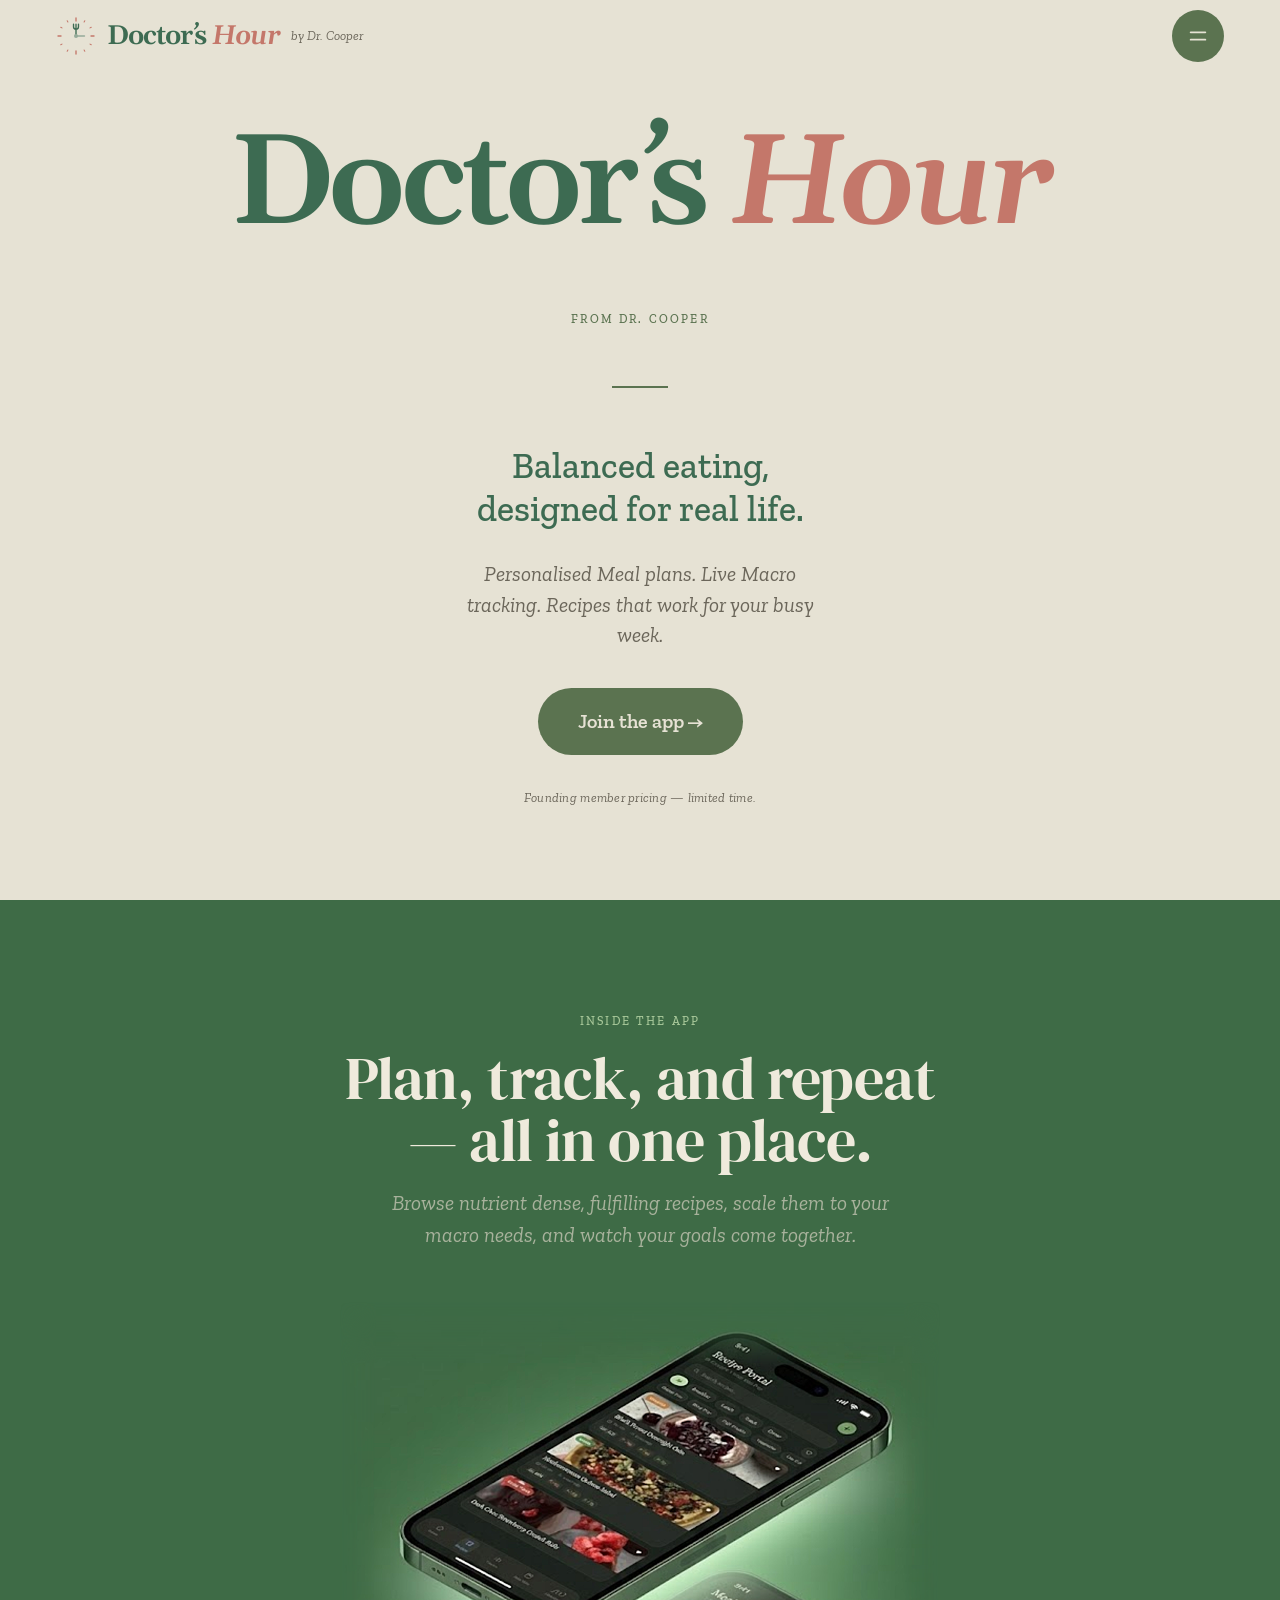
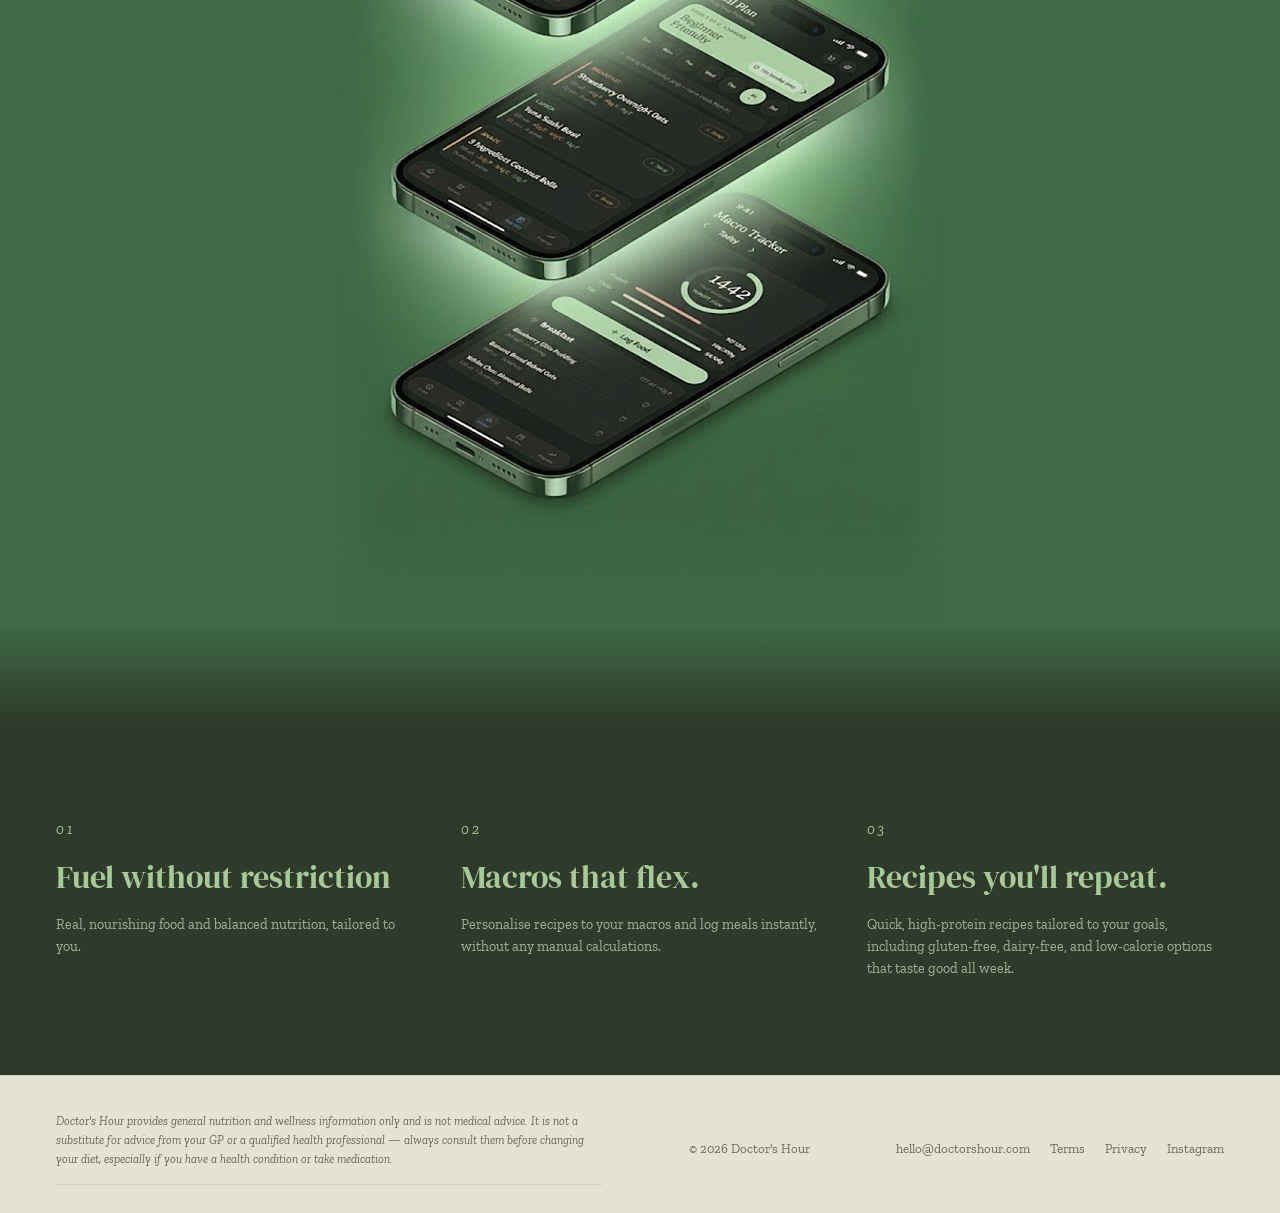
<file: index.html>
<!doctype html>
<html lang="en">
<head>
<meta charset="utf-8">
<meta name="viewport" content="width=device-width,initial-scale=1">
<title>Doctor's Hour — by Dr. Cooper</title>
<link rel="icon" type="image/png" href="images/doctors-hour-icon.png">
<link rel="apple-touch-icon" href="images/doctors-hour-icon.png">
<link rel="preconnect" href="https://fonts.googleapis.com">
<link rel="preconnect" href="https://fonts.gstatic.com" crossorigin>
<link href="https://fonts.googleapis.com/css2?family=DM+Serif+Display:ital@0;1&family=Zilla+Slab:ital,wght@0,300;0,400;0,500;0,600;0,700;1,400;1,500&display=swap" rel="stylesheet">
<link rel="stylesheet" href="styles.css">
<style>
  .hero {
    min-height: 100svh;
    display: grid;
    grid-template-rows: 72px 1fr;
    padding: 0 var(--page-pad);
  }
  .hero__body {
    display: grid;
    place-items: center;
    text-align: center;
    padding: 32px 0 64px;
  }
  .hero h1 {
    margin: 0;
    font-family: var(--font-display);
    font-weight: 400;
    letter-spacing: -0.01em;
    line-height: 1.0;
    color: var(--green-mid);
    text-transform: uppercase;
    white-space: nowrap;
  }
  .hero h1{line-height:1.05}
  .hero h1 .hero__wm{font-weight:600;font-size:clamp(40px,10vw,128px);display:block;text-align:center;text-transform:none;white-space:normal;line-height:1.05;letter-spacing:-0.04em}
  .hero__ap{margin-left:-0.06em;margin-right:0.05em;letter-spacing:-0.1em}
  .hero__q{display:inline-block;transform:translate(0.08em,-0.05em) rotate(14deg) scale(0.85);transform-origin:50% 30%}
  .hero__logo {
    width: clamp(280px, 64vw, 760px);
    height: auto;
    display: block;
    margin: 0 auto;
  }
  .hero .lede {
    font-family: var(--font-slab);
    font-weight: 500;
    font-size: clamp(22px, 3.2vw, 36px);
    line-height: 1.18;
    color: #3d6b52;
    margin: 0;
    max-width: 18ch;
  }
  .hero .sub {
    font-family: var(--font-italic);
    font-style: italic;
    font-size: clamp(16px, 2vw, 21px);
    color: var(--ink-soft);
    margin: 0;
    max-width: 32ch;
    line-height: 1.45;
  }
  .hero form {
    display: flex;
    flex-wrap: wrap;
    gap: 10px;
    justify-content: center;
    margin-top: 8px;
  }
  .hero__signup {
    width: 100%;
    max-width: 520px;
    margin: 8px auto 0;
    min-height: 64px;
  }
  .hero__signup iframe { max-width: 100%; }
  .hero__signup{display:flex;justify-content:center;min-height:0}
  .hero__join{font-size:clamp(17px,2vw,20px);padding:18px 40px;white-space:nowrap;width:auto;flex:none}
  .hero input[type="email"] {
    appearance: none;
    border: 1.5px solid rgba(91,115,80,0.4);
    background: rgba(255,255,255,0.5);
    padding: 16px 22px;
    border-radius: var(--radius-pill);
    font-family: var(--font-slab);
    font-size: 16px;
    color: var(--ink);
    min-width: 260px;
    outline: none;
  }
  .hero input[type="email"]:focus { border-color: var(--green-mid); background: #fff; }
  .hero .hint {
    font-size: 13px;
    color: var(--ink-soft);
    font-style: italic;
    letter-spacing: 0.02em;
    margin-top: 4px;
  }

  .values {
    background: var(--green-deep);
    color: var(--ink-on-green);
    padding: clamp(56px, 9vw, 96px) var(--page-pad);
  }
  .values__inner {
    max-width: var(--max);
    margin: 0 auto;
    display: grid;
    grid-template-columns: repeat(3, 1fr);
    gap: 48px;
  }
  .values__inner > div { display: grid; gap: 12px; align-content: start; }
  .values h3 {
    font-family: var(--font-display);
    font-size: 32px;
    margin: 0;
    color: var(--green-sage);
    font-weight: 400;
  }
  .values p { margin: 0; color: var(--ink-on-green-soft); }
  .values .num {
    font-family: var(--font-slab);
    font-style: italic;
    color: var(--green-sage);
    font-size: 14px;
    letter-spacing: 0.2em;
  }
  @media (max-width: 720px) {
    .values__inner { grid-template-columns: 1fr; gap: 36px; }
  }

  /* ---------- App showcase ---------- */
  .showcase {
    background: #3e6b46;
    padding: clamp(64px, 10vw, 112px) var(--page-pad) 0;
    text-align: center;
    position: relative;
    overflow: hidden;
  }
  .showcase__head {
    max-width: 660px;
    margin: 0 auto;
    display: grid;
    gap: 16px;
    justify-items: center;
  }
  .showcase .eyebrow { color: var(--green-sage); }
  .showcase h2 {
    font-family: var(--font-display);
    font-weight: 400;
    font-size: clamp(32px, 5.2vw, 60px);
    line-height: 1.04;
    letter-spacing: -0.01em;
    color: var(--cream-light);
    margin: 0;
  }
  .showcase__sub {
    font-family: var(--font-italic);
    font-style: italic;
    font-size: clamp(16px, 2vw, 21px);
    color: var(--ink-on-green-soft);
    margin: 0;
    max-width: 42ch;
    line-height: 1.5;
  }
  .showcase__art {
    width: min(600px, 94%);
    margin: clamp(28px, 4.5vw, 52px) auto 0;
  }
  .showcase__art img {
    width: 100%;
    height: auto;
    -webkit-mask-image:
      linear-gradient(to bottom, transparent 0%, #000 7%, #000 89%, transparent 100%),
      linear-gradient(to right, transparent 0%, #000 6%, #000 94%, transparent 100%);
    mask-image:
      linear-gradient(to bottom, transparent 0%, #000 7%, #000 89%, transparent 100%),
      linear-gradient(to right, transparent 0%, #000 6%, #000 94%, transparent 100%);
    -webkit-mask-composite: source-in;
    mask-composite: intersect;
  }
  .showcase__fade {
    height: clamp(56px, 8vw, 110px);
    background: linear-gradient(#3e6b46, var(--green-deep));
  }

  /* scroll reveal */
  .reveal {
    opacity: 0;
    transform: translateY(26px);
    transition: opacity .85s cubic-bezier(.2,.7,.2,1), transform .85s cubic-bezier(.2,.7,.2,1);
  }
  .reveal.in { opacity: 1; transform: none; }
  .reveal--art { transition-delay: .12s; transform: translateY(40px) scale(.985); }
  .reveal--art.in { transform: none; }
  @media (prefers-reduced-motion: reduce) {
    .reveal, .reveal--art { opacity: 1; transform: none; transition: none; }
  }

</style>
</head>
<body data-screen-label="01 Landing" style="font-size: 14px">
<template id="__bundler_thumbnail">
<svg xmlns="http://www.w3.org/2000/svg" viewBox="0 0 100 100">
  <rect width="100" height="100" fill="#2f5a3a"/>
  <circle cx="50" cy="54" r="22" fill="none" stroke="#cfe3bf" stroke-width="4"/>
  <path d="M34 50h32a16 16 0 0 1-32 0z" fill="#cfe3bf"/>
  <text x="50" y="32" font-family="Georgia, serif" font-size="15" fill="#cfe3bf" text-anchor="middle">Rx</text>
</svg>
</template>

  <section class="hero">
    <div></div>
    <div class="hero__body stack" style="--gap: 28px;">
      <h1 data-comment-anchor="hero-title"><span class="wm hero__wm">Doctor<span class="hero__ap"><span class="hero__q">&rsquo;</span>s</span> <em>Hour</em></span></h1>
      <span class="eyebrow">From Dr. Cooper</span>
      <hr class="rule">
      <p class="lede">Balanced eating,
designed for real life.</p>
      <p class="sub">Personalised Meal plans. Live Macro tracking. Recipes that work for your busy week.</p>

      <div class="hero__signup" data-comment-anchor="waitlist"><a class="btn-primary hero__join" href="https://www.doctorshour.com/" target="_blank" rel="noopener">Join the app →</a></div>
      <p class="hint">Founding member pricing — limited time.</p>
    </div>
  </section>

  <section class="showcase" data-screen-label="01b App showcase">
    <div class="showcase__head reveal">
      <span class="eyebrow">Inside the app</span>
      <h2>Plan, track, and repeat<br>— all in one place.</h2>
      <p class="showcase__sub">Browse nutrient dense, fulfilling recipes, scale them to your macro needs, and watch your goals come together.</p>
    </div>
    <div class="showcase__art reveal reveal--art">
      <img src="images/app-showcase.png" alt="Doctor's Hour app shown on three phones — recipes, macro logging, and the goals tracker" width="571" height="874">
    </div>
  </section>
  <div class="showcase__fade"></div>

  <section class="values">
    <div class="values__inner">
      <div>
        <span class="num">01</span>
        <h3>Fuel without restriction</h3>
        <p>Real, nourishing food and balanced nutrition, tailored to you.</p>
      </div>
      <div>
        <span class="num">02</span>
        <h3>Macros that flex.</h3>
        <p>Personalise recipes to your macros and log meals instantly, without any manual calculations.</p>
      </div>
      <div>
        <span class="num">03</span>
        <h3>Recipes you'll repeat.</h3>
        <p>Quick, high-protein recipes tailored to your goals, including gluten-free, dairy-free, and low-calorie options that taste good all week.</p>
      </div>
    </div>
  </section>

  <footer class="foot">
    <p class="foot__note">Doctor's Hour provides general nutrition and wellness information only and is not medical advice. It is not a substitute for advice from your GP or a qualified health professional — always consult them before changing your diet, especially if you have a health condition or take medication.</p>
    <span>© 2026 Doctor's Hour</span>
    <div class="foot__links">
      <a href="mailto:hello@doctorshour.com">hello@doctorshour.com</a>
      <a href="https://app.termly.io/policy-viewer/policy.html?policyUUID=1946a40e-50e3-4dcf-b703-84544bc75a5b">Terms</a>
      <a href="https://app.termly.io/policy-viewer/policy.html?policyUUID=960cfebc-e4dd-4759-b93a-fd1ca476af55">Privacy</a>
      <a href="https://www.instagram.com/eatwithdrcooper/" target="_blank" rel="noopener">Instagram</a>
    </div>
  </footer>

  <script src="nav.js"></script>
  <script>NutritionRxNav.mount({ current: "home" });</script>
  <script>
    (function () {
      var els = document.querySelectorAll('.reveal');
      if (!('IntersectionObserver' in window)) {
        els.forEach(function (el) { el.classList.add('in'); });
        return;
      }
      var io = new IntersectionObserver(function (entries) {
        entries.forEach(function (e) {
          if (e.isIntersecting) { e.target.classList.add('in'); io.unobserve(e.target); }
        });
      }, { threshold: 0.18 });
      els.forEach(function (el) { io.observe(el); });
    })();
  </script>
  
</body>
</html>
</file>
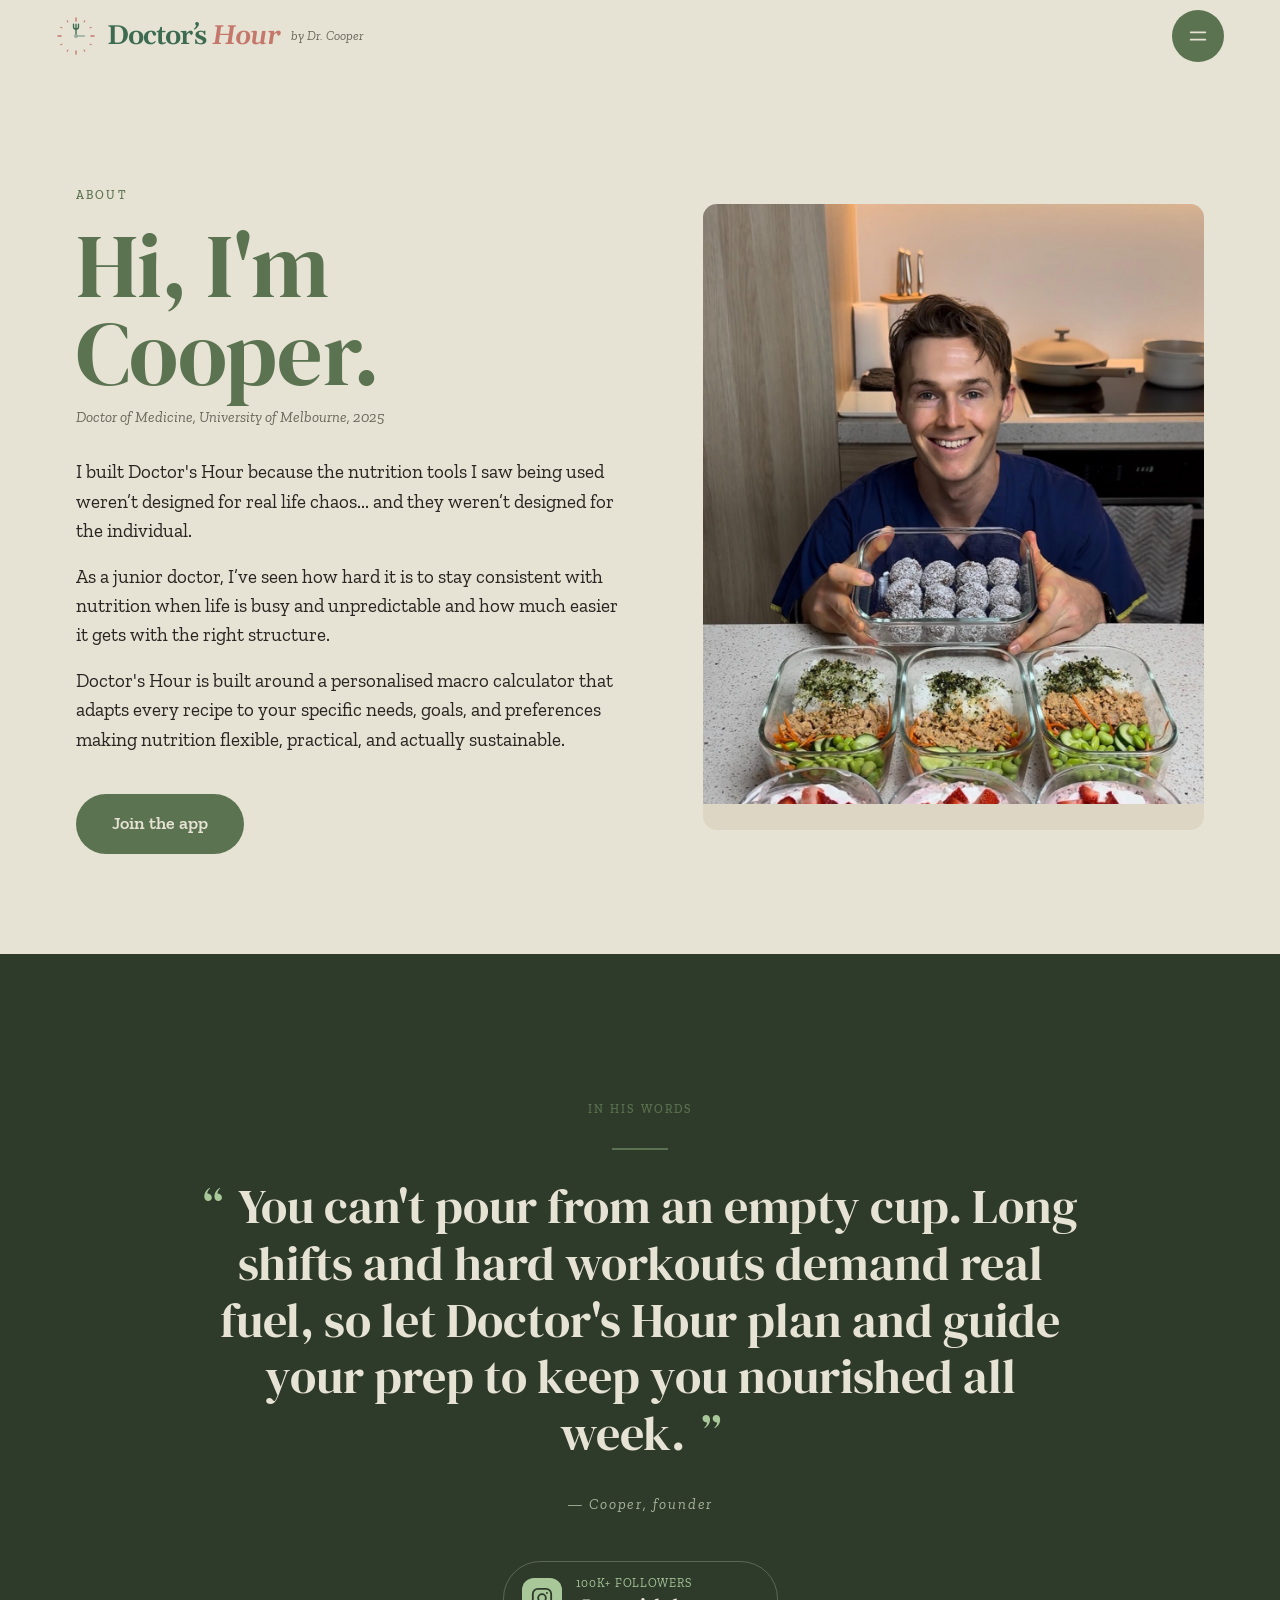
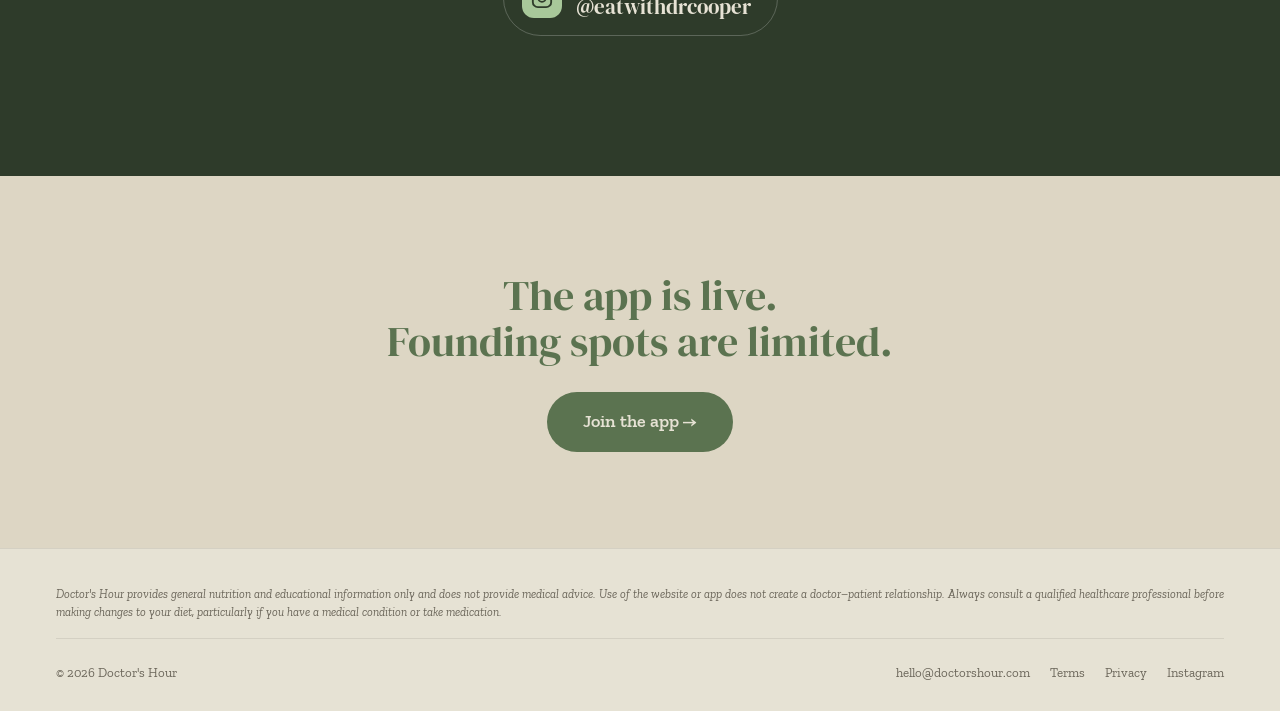
<file: about.html>
<!doctype html>
<html lang="en">
<head>
<meta charset="utf-8">
<meta name="viewport" content="width=device-width,initial-scale=1">
<title>About Cooper — Doctor's Hour</title>
<link rel="icon" type="image/png" href="images/doctors-hour-icon.png">
<link rel="apple-touch-icon" href="images/doctors-hour-icon.png">
<link rel="preconnect" href="https://fonts.googleapis.com">
<link rel="preconnect" href="https://fonts.gstatic.com" crossorigin>
<link href="https://fonts.googleapis.com/css2?family=DM+Serif+Display:ital@0;1&family=Zilla+Slab:ital,wght@0,300;0,400;0,500;0,600;0,700;1,400;1,500&display=swap" rel="stylesheet">
<link rel="stylesheet" href="styles.css">
<style>
  .about-hero {
    padding: clamp(120px, 16vw, 180px) var(--page-pad) clamp(60px, 9vw, 100px);
    max-width: var(--max);
    margin: 0 auto;
    display: grid;
    grid-template-columns: 1.1fr 1fr;
    gap: clamp(40px, 6vw, 88px);
    align-items: center;
  }
  .about-hero__text h1 {
    font-family: var(--font-display);
    font-size: clamp(48px, 7vw, 96px);
    line-height: 0.98;
    margin: 16px 0 8px;
    color: var(--green-mid);
    font-weight: 400;
    letter-spacing: -0.01em;
  }
  .about-hero__text .creds {
    font-family: var(--font-italic);
    font-style: italic;
    font-size: 19px;
    color: var(--ink-soft);
    margin-bottom: 28px;
  }
  .about-hero__text p {
    font-size: 19px;
    line-height: 1.55;
    margin: 0 0 16px;
  }
  .portrait {
    aspect-ratio: 4 / 5;
    border-radius: 14px;
  }
  @media (max-width: 820px) {
    .about-hero { grid-template-columns: 1fr; }
    .portrait { max-width: 360px; }
  }

  .story {
    background: var(--green-deep);
    color: var(--ink-on-green);
    padding: clamp(80px, 12vw, 140px) var(--page-pad);
  }
  .story__inner {
    max-width: 880px;
    margin: 0 auto;
    text-align: center;
  }
  .story blockquote {
    font-family: var(--font-display);
    font-size: clamp(28px, 4.2vw, 48px);
    line-height: 1.18;
    color: var(--cream);
    margin: 0;
    quotes: "\201C" "\201D";
  }
  .story blockquote::before { content: open-quote; color: var(--green-sage); margin-right: 6px; }
  .story blockquote::after  { content: close-quote; color: var(--green-sage); margin-left: 6px; }
  .ig-follow {
    margin-top: 44px;
    display: inline-flex;
    align-items: center;
    gap: 14px;
    padding: 14px 26px 14px 18px;
    border: 1px solid rgba(255,255,255,0.22);
    border-radius: 999px;
    color: var(--cream);
    text-decoration: none;
    transition: background .25s ease, border-color .25s ease, transform .25s ease;
  }
  .ig-follow:hover { background: rgba(255,255,255,0.07); border-color: rgba(255,255,255,0.4); transform: translateY(-2px); }
  .ig-follow__icon {
    flex: none;
    width: 40px; height: 40px;
    display: grid; place-items: center;
    border-radius: 12px;
    background: var(--green-sage);
    color: var(--green-deep);
  }
  .ig-follow__icon svg { width: 22px; height: 22px; }
  .ig-follow__text { text-align: left; line-height: 1.3; white-space: nowrap; }
  .ig-follow__handle { display: block; font-family: var(--font-display); font-size: 21px; color: var(--cream); }
  .ig-follow__meta { display: block; font-size: 12px; letter-spacing: .06em; text-transform: uppercase; color: var(--green-sage); margin-bottom: 2px; }

  .story cite {
    display: block;
    margin-top: 32px;
    font-family: var(--font-slab);
    font-style: italic;
    font-size: 15px;
    letter-spacing: 0.12em;
    color: var(--ink-on-green-soft);
  }

  .creds-grid {
    max-width: var(--max);
    margin: 0 auto;
    padding: clamp(80px, 12vw, 140px) var(--page-pad);
    display: grid;
    grid-template-columns: 1fr 2fr;
    gap: 64px;
  }
  .creds-grid h2 {
    font-family: var(--font-display);
    font-size: clamp(36px, 4.5vw, 52px);
    line-height: 1;
    margin: 0;
    color: var(--green-mid);
    font-weight: 400;
  }
  .creds-list { display: grid; gap: 0; }
  .creds-list .row {
    display: grid;
    grid-template-columns: 90px 1fr;
    gap: 24px;
    padding: 20px 0;
    border-top: 1px solid rgba(0,0,0,0.12);
    align-items: baseline;
  }
  .creds-list .row:last-child { border-bottom: 1px solid rgba(0,0,0,0.12); }
  .creds-list .row .yr {
    font-family: var(--font-italic);
    font-style: italic;
    color: var(--ink-soft);
    font-size: 15px;
    letter-spacing: 0.04em;
  }
  .creds-list .row .what { font-size: 18px; }
  .creds-list .row .what em {
    display: block;
    font-style: italic;
    color: var(--ink-soft);
    font-size: 14px;
    letter-spacing: 0.04em;
    margin-top: 4px;
  }
  @media (max-width: 820px) {
    .creds-grid { grid-template-columns: 1fr; gap: 32px; }
    .creds-list .row { grid-template-columns: 70px 1fr; gap: 16px; }
  }

  .cta-strip {
    text-align: center;
    padding: clamp(60px, 8vw, 96px) var(--page-pad);
    background: var(--cream-warm);
  }
  .cta-strip p {
    font-family: var(--font-display);
    font-size: clamp(28px, 3.6vw, 42px);
    margin: 0 0 28px;
    color: var(--green-mid);
    line-height: 1.1;
  }
</style>
</head>
<body data-screen-label="02 About">
<template id="__bundler_thumbnail">
<svg xmlns="http://www.w3.org/2000/svg" viewBox="0 0 100 100">
  <rect width="100" height="100" fill="#2f5a3a"/>
  <circle cx="50" cy="54" r="22" fill="none" stroke="#cfe3bf" stroke-width="4"/>
  <path d="M34 50h32a16 16 0 0 1-32 0z" fill="#cfe3bf"/>
  <text x="50" y="32" font-family="Georgia, serif" font-size="15" fill="#cfe3bf" text-anchor="middle">Rx</text>
</svg>
</template>

  <section class="about-hero">
    <div class="about-hero__text">
      <span class="eyebrow">About</span>
      <h1 data-comment-anchor="about-name">Hi, I'm Cooper.</h1>
      <p class="creds" style="font-size: 15px;">Doctor of Medicine, University of Melbourne, 2025</p>
      <p>I built Doctor's Hour because the nutrition tools I saw being used weren’t designed for real life chaos... and they weren’t designed for the individual.</p>
      <p>As a junior doctor, I’ve seen how hard it is to stay consistent with nutrition when life is busy and unpredictable and how much easier it gets with the right structure.</p>
      <p>Doctor's Hour is built around a personalised macro calculator that adapts every recipe to your specific needs, goals, and preferences making nutrition flexible, practical, and actually sustainable.</p>
      <a class="btn-primary" href="https://www.doctorshour.com/" target="_blank" rel="noopener" style="margin-top:24px;">Join the app</a>
    </div>
    <div class="portrait" style="background: var(--cream-warm); overflow: hidden;">
      <img src="images/cooper-headshot.jpg" alt="Cooper" style="width: 100%; height: 600px; object-fit: cover; object-position: center 38%; display: block;">
    </div>
  </section>

  <section class="story">
    <div class="story__inner">
      <span class="eyebrow">In his words</span>
      <hr class="rule">
      <blockquote data-comment-anchor="founder-quote">
        You can't pour from an empty cup. Long shifts and hard workouts demand real fuel, so let Doctor's Hour plan and guide your prep to keep you nourished all week.
      </blockquote>
      <cite>— Cooper, founder</cite>
      <a class="ig-follow" href="https://www.instagram.com/eatwithdrcooper/" target="_blank" rel="noopener" aria-label="Follow @eatwithdrcooper on Instagram">
        <span class="ig-follow__icon" aria-hidden="true">
          <svg viewBox="0 0 24 24" fill="none" stroke="currentColor" stroke-width="2" stroke-linecap="round" stroke-linejoin="round">
            <rect x="2" y="2" width="20" height="20" rx="5.5"></rect>
            <circle cx="12" cy="12" r="4.2"></circle>
            <circle cx="17.4" cy="6.6" r="1.1" fill="currentColor" stroke="none"></circle>
          </svg>
        </span>
        <span class="ig-follow__text">
          <span class="ig-follow__meta">100k+ followers</span>
          <span class="ig-follow__handle">@eatwithdrcooper</span>
        </span>
      </a>
    </div>
  </section>

  <section class="cta-strip">
    <p>The app is live.<br>Founding spots are limited.</p>
    <a class="btn-primary" href="https://www.doctorshour.com/" target="_blank" rel="noopener">Join the app →</a>
  </section>

  <footer class="foot">
    <p class="foot__note" style="width: 75%; max-width: none;">Doctor's Hour provides general nutrition and educational information only and does not provide medical advice. Use of the website or app does not create a doctor–patient relationship. Always consult a qualified healthcare professional before making changes to your diet, particularly if you have a medical condition or take medication.</p>
    <span>© 2026 Doctor's Hour</span>
    <div class="foot__links">
      <a href="mailto:hello@doctorshour.com">hello@doctorshour.com</a>
      <a href="#">Terms</a><a href="#">Privacy</a><a href="https://www.instagram.com/eatwithdrcooper/" target="_blank" rel="noopener">Instagram</a>
    </div>
  </footer>

  <script src="nav.js"></script>
  <script>NutritionRxNav.mount({ current: "about" });</script>
</body>
</html>
</file>
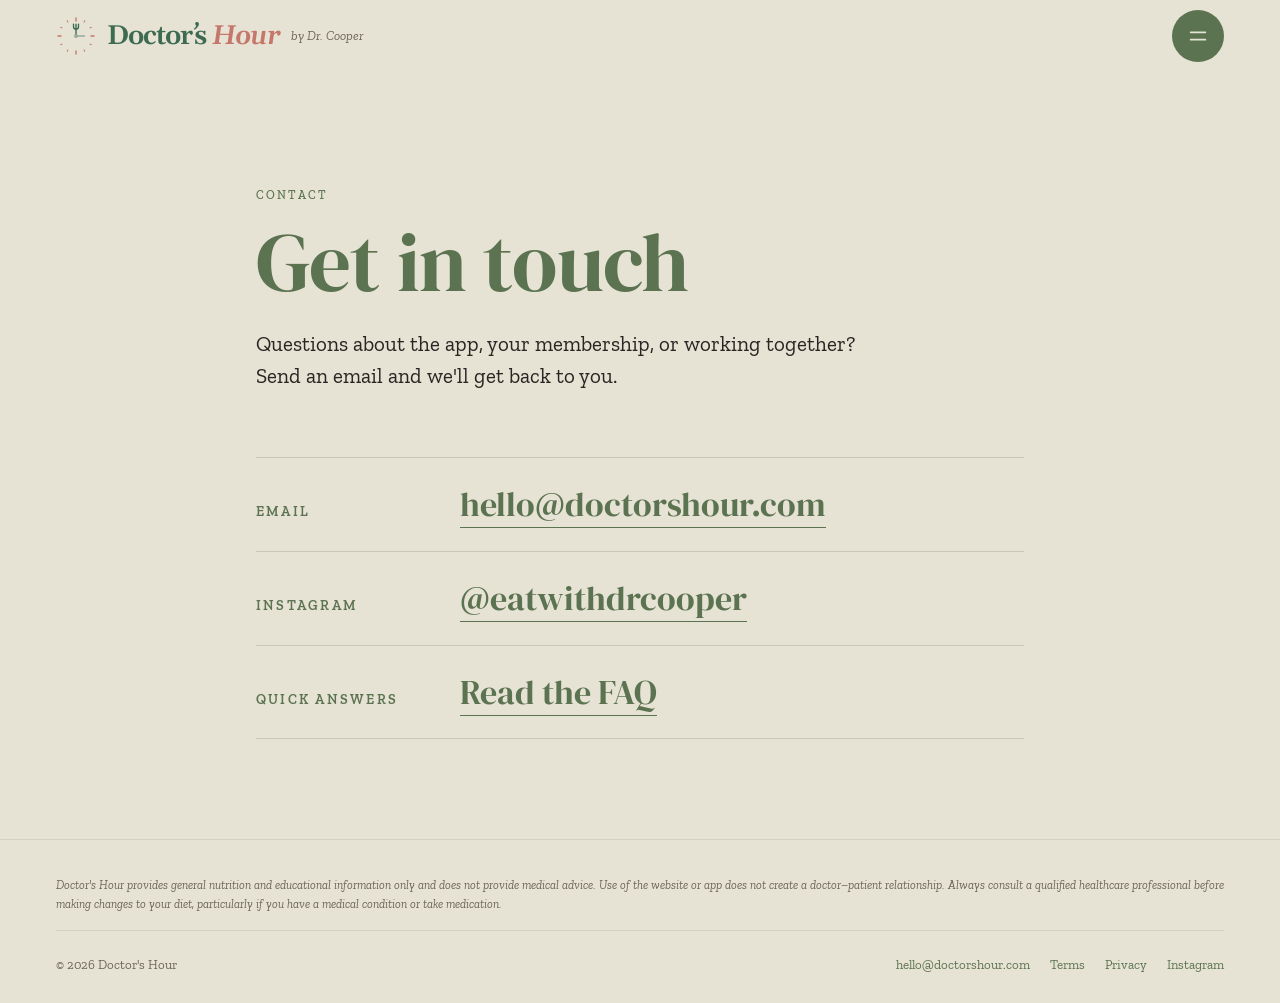
<file: contact.html>
<!doctype html>
<html lang="en">
<head>
<meta charset="utf-8">
<meta name="viewport" content="width=device-width,initial-scale=1">
<title>Contact — Doctor's Hour</title>
<link rel="icon" type="image/png" href="images/doctors-hour-icon.png">
<link rel="apple-touch-icon" href="images/doctors-hour-icon.png">
<link rel="preconnect" href="https://fonts.googleapis.com">
<link rel="preconnect" href="https://fonts.gstatic.com" crossorigin>
<link href="https://fonts.googleapis.com/css2?family=DM+Serif+Display:ital@0;1&family=Zilla+Slab:ital,wght@0,300;0,400;0,500;0,600;0,700;1,400;1,500&display=swap" rel="stylesheet">
<link rel="stylesheet" href="styles.css">
<style>
.contact{max-width:880px;margin:0 auto;padding:clamp(120px,16vw,180px) var(--page-pad) clamp(60px,9vw,100px)}
.contact h1{font-family:var(--font-display);font-size:clamp(44px,6.5vw,88px);line-height:0.98;margin:16px 0 24px;color:var(--green-mid);font-weight:400;letter-spacing:-0.01em;text-wrap:balance}
.contact__lede{font-size:clamp(18px,2vw,21px);line-height:1.55;max-width:52ch;margin:0 0 clamp(40px,6vw,64px);text-wrap:pretty}
.contact__list{display:grid}
.contact__row{display:grid;grid-template-columns:minmax(0,180px) minmax(0,1fr);gap:24px;align-items:baseline;padding:26px 0;border-top:1px solid rgba(0,0,0,0.12)}
.contact__row:last-child{border-bottom:1px solid rgba(0,0,0,0.12)}
.contact__label{font-family:var(--font-slab);font-weight:600;font-size:14px;letter-spacing:.16em;text-transform:uppercase;color:var(--green-mid)}
.contact__value{font-family:var(--font-display);font-size:clamp(24px,3vw,34px);line-height:1.2;overflow-wrap:anywhere}
.contact__value a{color:var(--green-mid);text-decoration:none;border-bottom:1px solid currentColor}
.contact__value a:hover{color:var(--green-deep)}
.contact__note{margin:6px 0 0;font-size:16px;line-height:1.5;color:var(--ink-soft)}
@media (max-width:600px){.contact__row{grid-template-columns:1fr;gap:8px}}
a{color:var(--green-mid)}a:hover{color:var(--green-deep)}
</style>
</head>
<body data-screen-label="05 Contact">
<template id="__bundler_thumbnail">
<svg xmlns="http://www.w3.org/2000/svg" viewBox="0 0 100 100"><rect width="100" height="100" fill="#3d6b52"></rect><rect x="24" y="32" width="52" height="36" rx="4" fill="none" stroke="#ede8e0" stroke-width="4"></rect><path d="M26 35l24 18 24-18" fill="none" stroke="#ede8e0" stroke-width="4"></path></svg>
</template>
<section class="contact">
<span class="eyebrow">Contact</span>
<h1>Get in touch</h1>
<p class="contact__lede">Questions about the app, your membership, or working together? Send an email and we'll get back to you.</p>
<div class="contact__list">
<div class="contact__row"><span class="contact__label">Email</span><div><div class="contact__value"><a href="mailto:hello@doctorshour.com">hello@doctorshour.com</a></div></div></div>
<div class="contact__row"><span class="contact__label">Instagram</span><div><div class="contact__value"><a href="https://www.instagram.com/eatwithdrcooper/" target="_blank" rel="noopener">@eatwithdrcooper</a></div></div></div>
<div class="contact__row"><span class="contact__label">Quick answers</span><div><div class="contact__value"><a href="faq.html">Read the FAQ</a></div></div></div>
</div>
</section>
<footer class="foot">
<p class="foot__note" style="width: 75%; max-width: none;">Doctor's Hour provides general nutrition and educational information only and does not provide medical advice. Use of the website or app does not create a doctor–patient relationship. Always consult a qualified healthcare professional before making changes to your diet, particularly if you have a medical condition or take medication.</p>
<span>© 2026 Doctor's Hour</span>
<div class="foot__links"><a href="mailto:hello@doctorshour.com">hello@doctorshour.com</a><a href="#">Terms</a><a href="#">Privacy</a><a href="https://www.instagram.com/eatwithdrcooper/" target="_blank" rel="noopener">Instagram</a></div>
</footer>
<script src="nav.js"></script>
<script>NutritionRxNav.mount({ current: "contact" });</script>
</body>
</html>
</file>
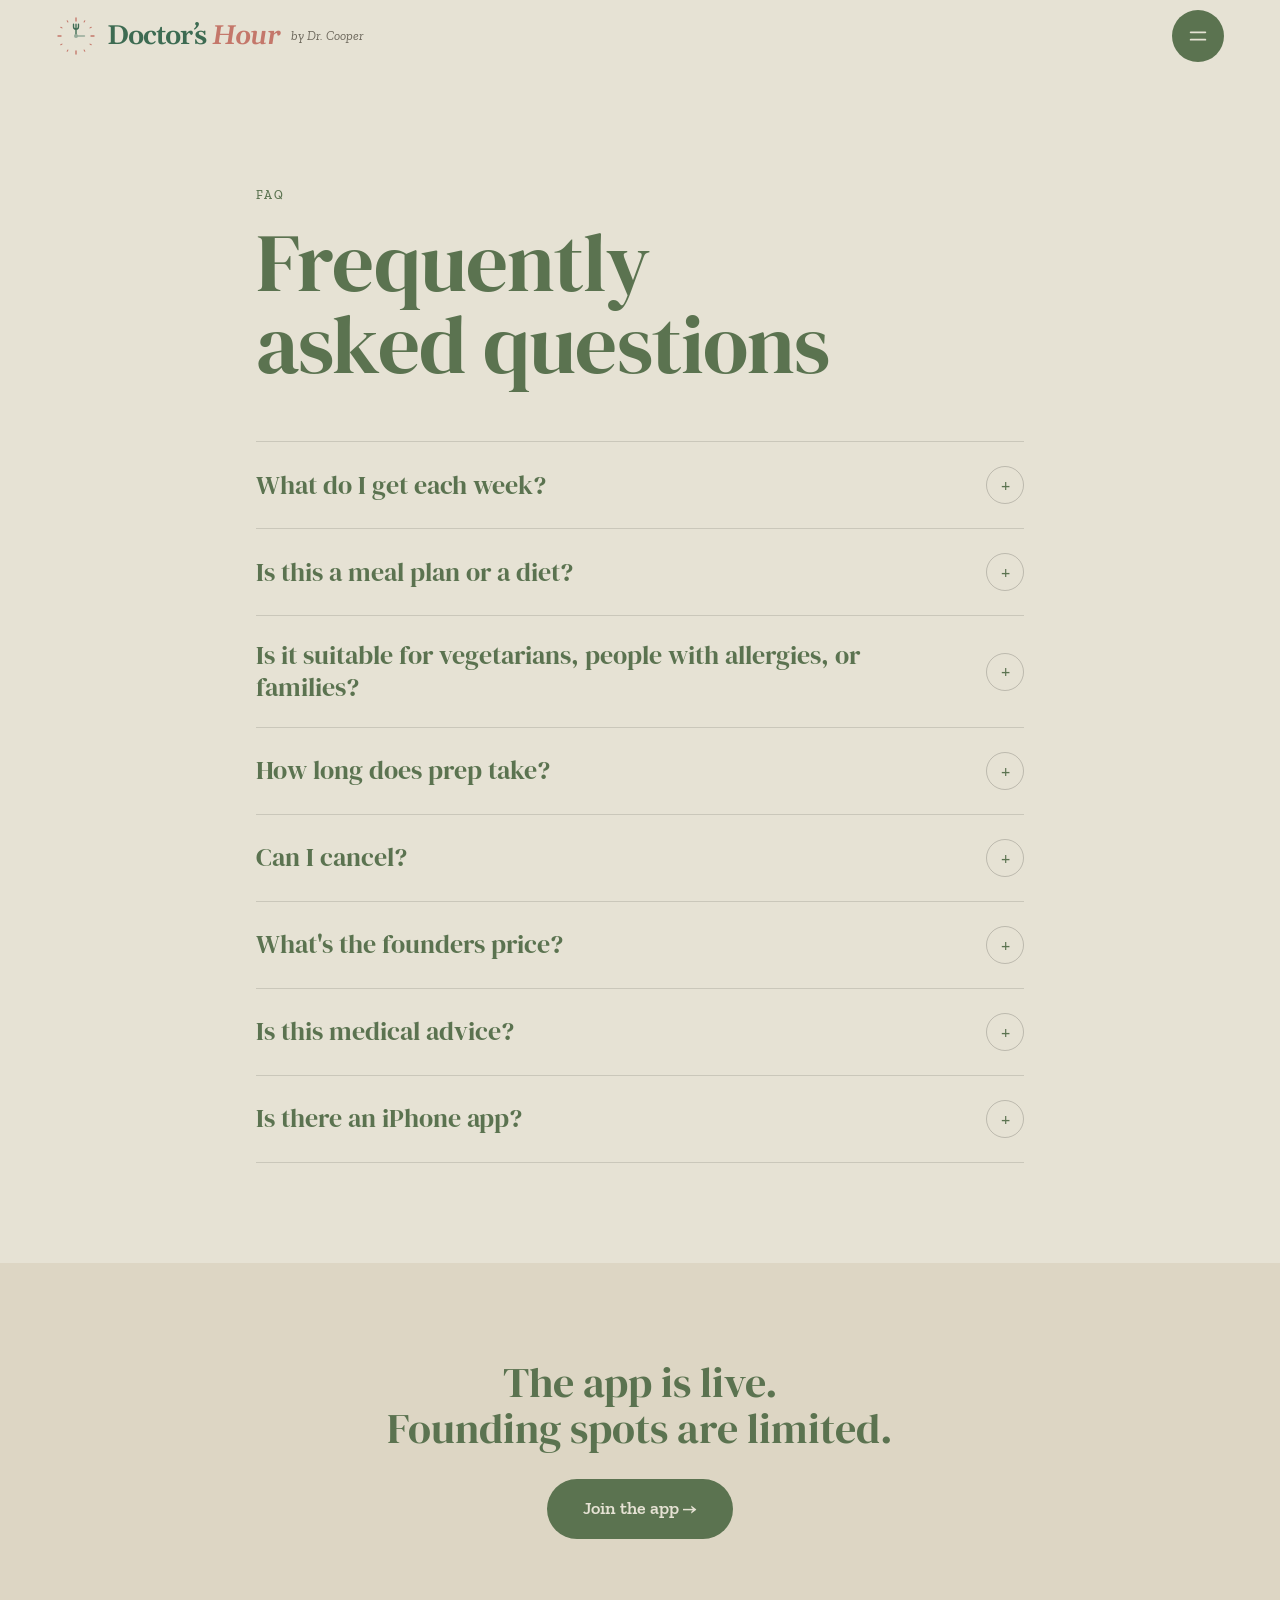
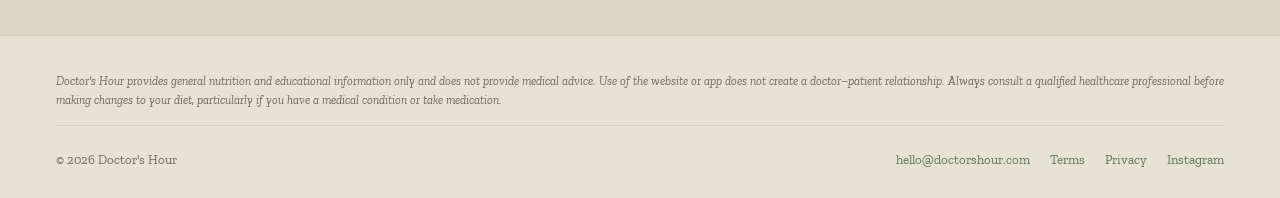
<file: faq.html>
<!doctype html>
<html lang="en">
<head>
<meta charset="utf-8">
<meta name="viewport" content="width=device-width,initial-scale=1">
<title>FAQ — Doctor's Hour</title>
<link rel="icon" type="image/png" href="images/doctors-hour-icon.png">
<link rel="apple-touch-icon" href="images/doctors-hour-icon.png">
<link rel="preconnect" href="https://fonts.googleapis.com">
<link rel="preconnect" href="https://fonts.gstatic.com" crossorigin>
<link href="https://fonts.googleapis.com/css2?family=DM+Serif+Display:ital@0;1&family=Zilla+Slab:ital,wght@0,300;0,400;0,500;0,600;0,700;1,400;1,500&display=swap" rel="stylesheet">
<link rel="stylesheet" href="styles.css">
<style>
.faq{max-width:880px;margin:0 auto;padding:clamp(120px,16vw,180px) var(--page-pad) clamp(60px,9vw,100px)}
.faq h1{font-family:var(--font-display);font-size:clamp(44px,6.5vw,88px);line-height:0.98;margin:16px 0 clamp(36px,5vw,56px);color:var(--green-mid);font-weight:400;letter-spacing:-0.01em;text-wrap:balance}
.faq-list{display:grid}
.faq-item{border-top:1px solid rgba(0,0,0,0.12)}
.faq-item:last-child{border-bottom:1px solid rgba(0,0,0,0.12)}
.faq-item summary{list-style:none;cursor:pointer;display:flex;justify-content:space-between;align-items:center;gap:24px;padding:24px 0;font-family:var(--font-display);font-size:clamp(21px,2.4vw,26px);line-height:1.2;color:var(--green-mid)}
.faq-item summary::-webkit-details-marker{display:none}
.faq-item summary::after{content:"+";flex:none;width:36px;height:36px;display:grid;place-items:center;border-radius:50%;border:1px solid rgba(0,0,0,0.18);font-family:var(--font-slab);font-size:22px;transition:transform .25s ease}
.faq-item[open] summary::after{transform:rotate(45deg)}
.faq-item p{margin:0 0 24px;max-width:62ch;font-size:18px;line-height:1.55;text-wrap:pretty}
.cta-strip{text-align:center;padding:clamp(60px,8vw,96px) var(--page-pad);background:var(--cream-warm)}
.cta-strip p{font-family:var(--font-display);font-size:clamp(28px,3.6vw,42px);margin:0 0 28px;color:var(--green-mid);line-height:1.1}
a{color:var(--green-mid)}a:hover{color:var(--green-deep)}
</style>
</head>
<body data-screen-label="04 FAQ">
<template id="__bundler_thumbnail">
<svg xmlns="http://www.w3.org/2000/svg" viewBox="0 0 100 100"><rect width="100" height="100" fill="#2f5a3a"></rect><text x="50" y="62" font-family="Georgia, serif" font-size="30" fill="#cfe3bf" text-anchor="middle">?</text></svg>
</template>
<section class="faq">
<span class="eyebrow">FAQ</span>
<h1>Frequently asked questions</h1>
<div class="faq-list">
<details class="faq-item"><summary>What do I get each week?</summary><p>Every Thursday at 6pm (Melbourne time), a new weekly drop lands in the app: 3 recipes, a prep plan and a shopping list. It's built so you can prep a few things on the weekend and eat well all week without thinking about it. Every past drop stays in your archive too, so the library keeps growing the longer you're a member.</p></details>
<details class="faq-item"><summary>Is this a meal plan or a diet?</summary><p>Neither, really. There's no calorie counting and no cutting out food groups. Every meal follows the same simple plate I eat from myself: plenty of veg and fibre, good protein, smart carbs, a bit of healthy fat, and something fermented when it fits. It's how I think most people should be eating, made easy enough to actually stick with.</p></details>
<details class="faq-item"><summary>Is it suitable for vegetarians, people with allergies, or families?</summary><p>Most recipes are easy to adapt, and I'll flag swaps where I can. If you have a serious allergy or a medical condition that affects what you can eat, check ingredients carefully and talk to your own doctor or dietitian. Recipes are written for 4 serves and scale up easily for families.</p></details>
<details class="faq-item"><summary>How long does prep take?</summary><p>Most weeks, about 60–90 minutes of prep sets you up for the week. Individual meals are designed to come together in 30 minutes or less on a weeknight.</p></details>
<details class="faq-item"><summary>Can I cancel?</summary><p>Yes, anytime, straight from your account. No emails to send and no hoops to jump through.</p></details>
<details class="faq-item"><summary>What's the founders price?</summary><p>For the first 7 days after launch, founding members can join for $15/month, and that price never goes up for as long as you stay a member. After that, it's $19/month or $149/year.</p></details>
<details class="faq-item"><summary>Is this medical advice?</summary><p>No. I'm a doctor, but Doctor's Hour is general nutrition and recipe content, not personalised medical advice. If you have a health condition, are pregnant, or take medication that's affected by diet, please check with your own doctor before making big changes.</p></details>
<details class="faq-item"><summary>Is there an iPhone app?</summary><p>Right now Doctor's Hour runs in your browser on phone or desktop. You can save it to your home screen and it works just like an app. A proper App Store version is coming later, and your membership will carry over.</p></details>
</div>
</section>
<section class="cta-strip">
<p>The app is live.<br>Founding spots are limited.</p>
<a class="btn-primary" href="https://www.doctorshour.com/" target="_blank" rel="noopener">Join the app →</a>
</section>
<footer class="foot">
<p class="foot__note" style="width: 75%; max-width: none;">Doctor's Hour provides general nutrition and educational information only and does not provide medical advice. Use of the website or app does not create a doctor–patient relationship. Always consult a qualified healthcare professional before making changes to your diet, particularly if you have a medical condition or take medication.</p>
<span>© 2026 Doctor's Hour</span>
<div class="foot__links"><a href="mailto:hello@doctorshour.com">hello@doctorshour.com</a><a href="#">Terms</a><a href="#">Privacy</a><a href="https://www.instagram.com/eatwithdrcooper/" target="_blank" rel="noopener">Instagram</a></div>
</footer>
<script src="nav.js"></script>
<script>NutritionRxNav.mount({ current: "faq" });</script>
</body>
</html>
</file>
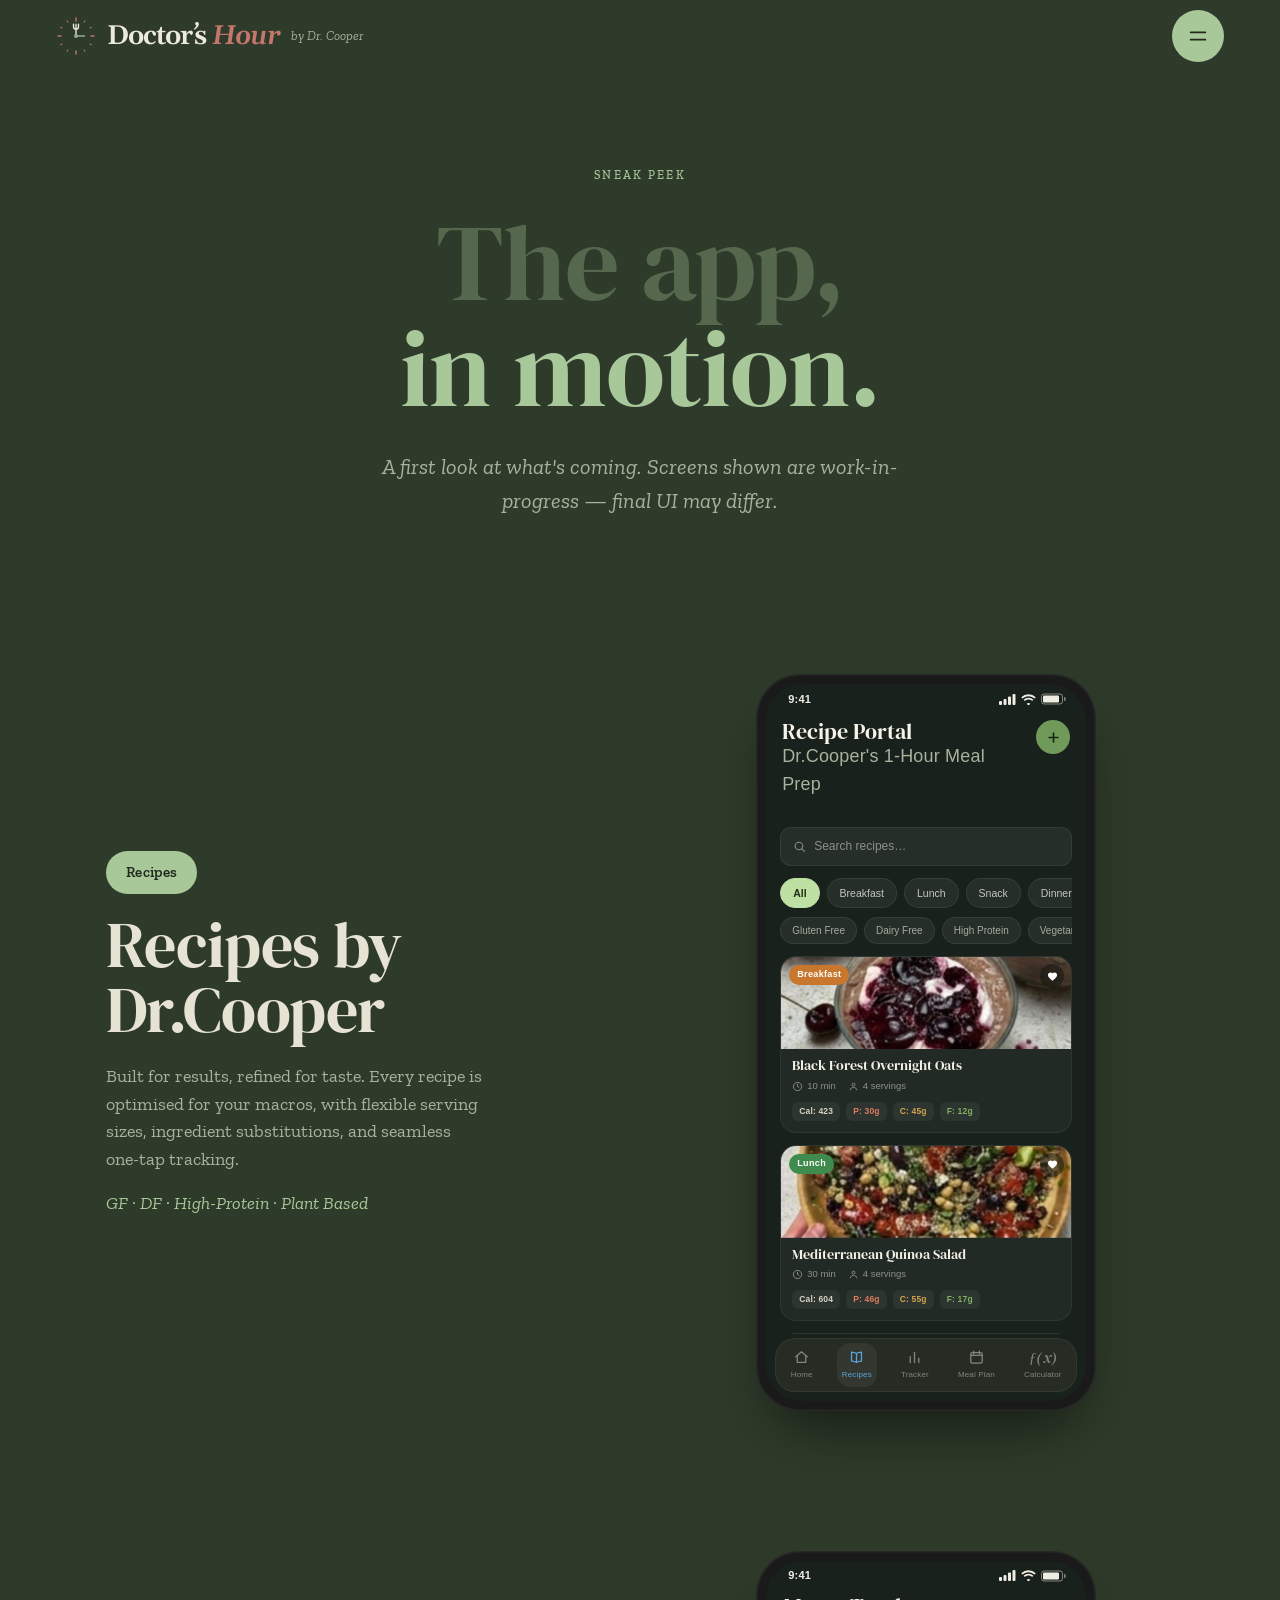
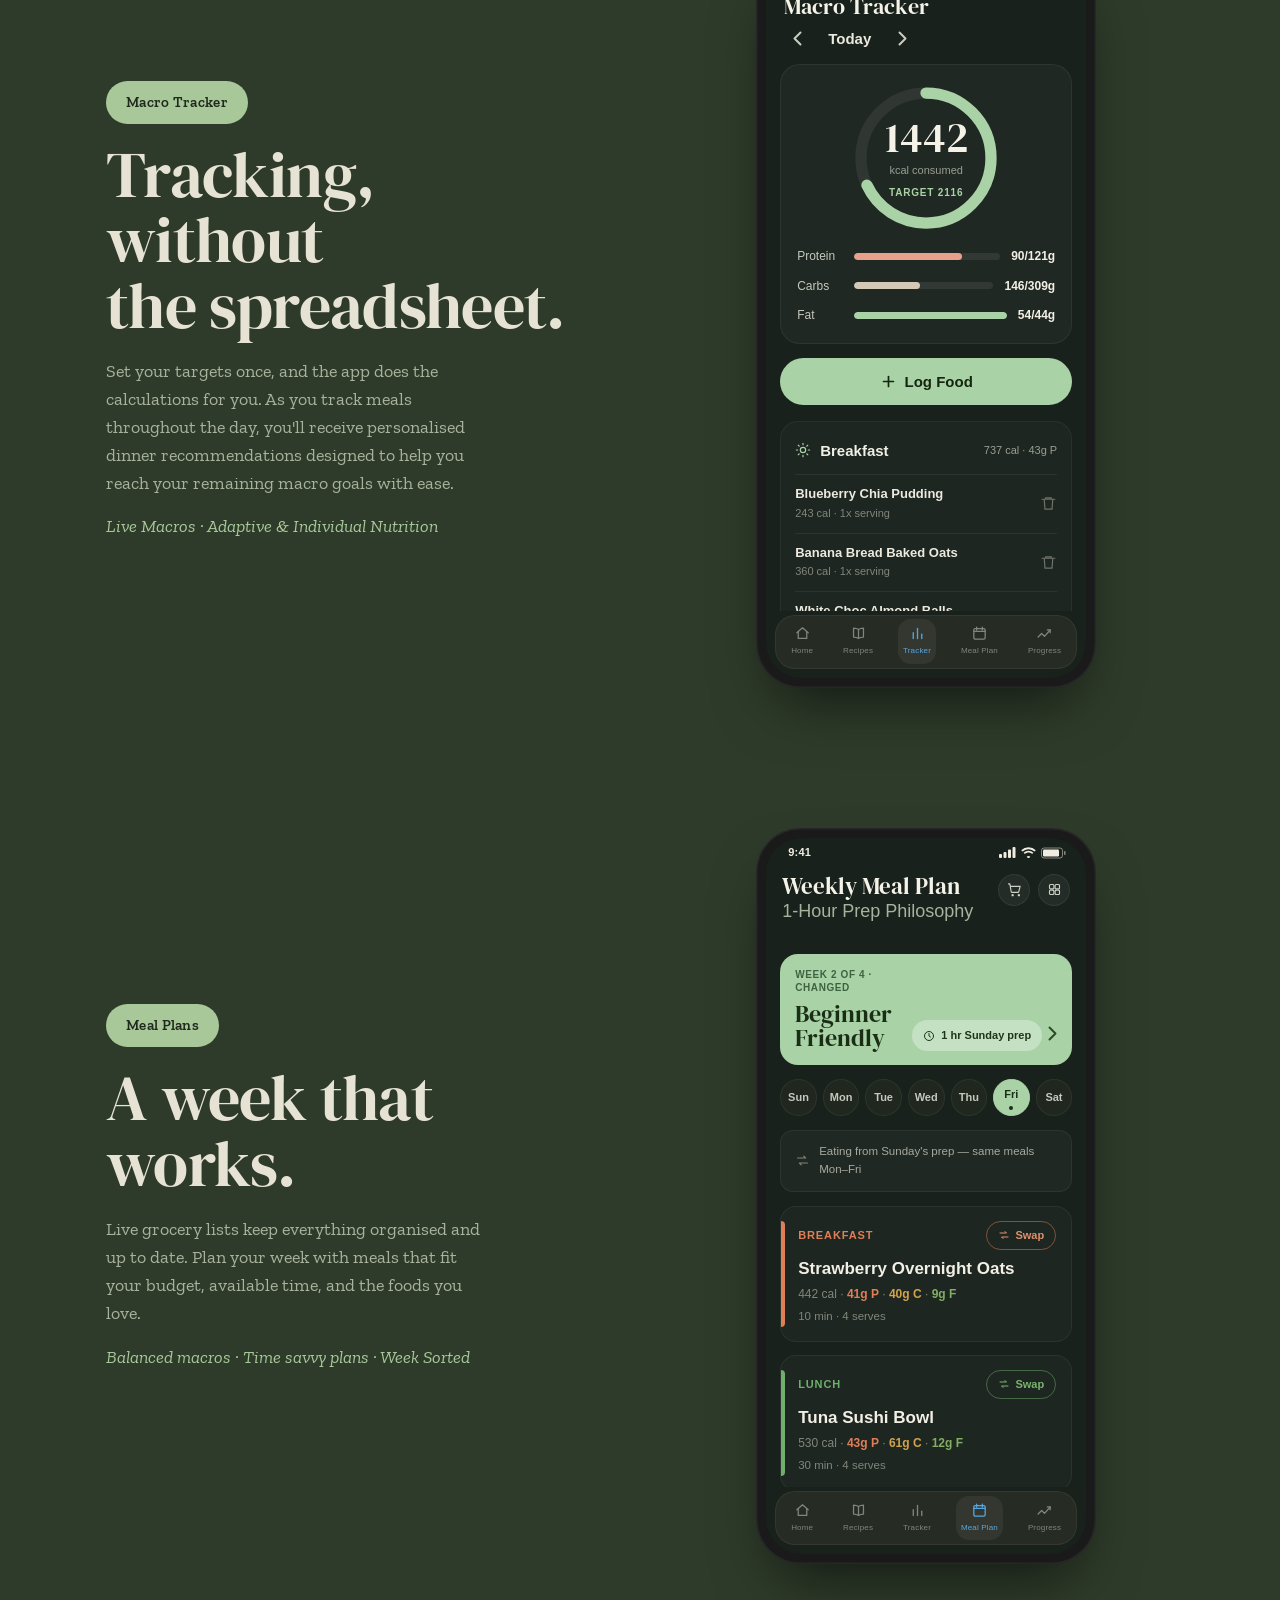
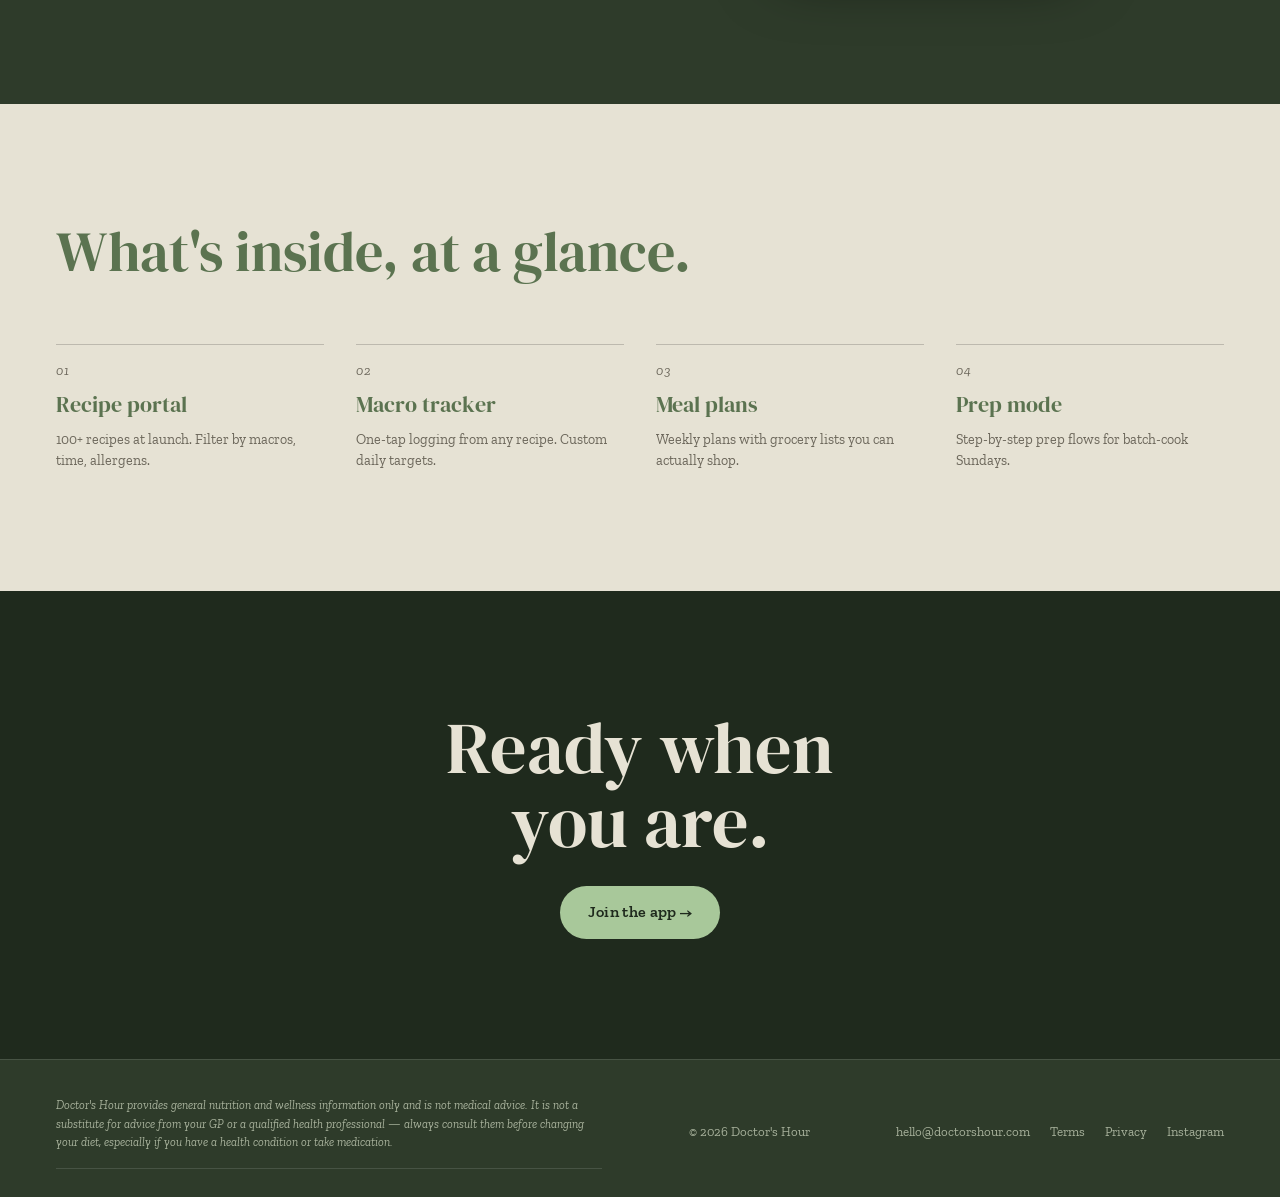
<file: sneak-peek.html>
<!doctype html>
<html lang="en">
<head>
<meta charset="utf-8">
<meta name="viewport" content="width=device-width,initial-scale=1">
<title>App Sneak Peek — Doctor's Hour</title>
<link rel="icon" type="image/png" href="images/doctors-hour-icon.png">
<link rel="apple-touch-icon" href="images/doctors-hour-icon.png">
<link rel="preconnect" href="https://fonts.googleapis.com">
<link rel="preconnect" href="https://fonts.gstatic.com" crossorigin>
<link href="https://fonts.googleapis.com/css2?family=DM+Serif+Display:ital@0;1&family=Zilla+Slab:ital,wght@0,300;0,400;0,500;0,600;0,700;1,400;1,500&display=swap" rel="stylesheet">
<link rel="stylesheet" href="styles.css">
<link rel="stylesheet" href="app-screens.css">
<style>
  body { background: var(--green-deep); color: var(--ink-on-green); }

  .peek-hero {
    padding: clamp(110px, 14vw, 160px) var(--page-pad) clamp(40px, 6vw, 60px);
    text-align: center;
    max-width: 900px;
    margin: 0 auto;
  }
  .peek-hero h1 {
    font-family: var(--font-display);
    font-weight: 400;
    font-size: clamp(54px, 9vw, 108px);
    line-height: 0.98;
    margin: 24px 0 0;
    color: rgba(168, 200, 154, 0.32);
    letter-spacing: -0.01em;
  }
  .peek-hero h1 .accent { color: var(--green-sage); }
  .peek-hero .sub {
    margin: 28px auto 0;
    font-family: var(--font-italic);
    font-style: italic;
    color: var(--ink-on-green-soft);
    font-size: clamp(17px, 2.2vw, 22px);
    max-width: 540px;
  }

  /* Scene = a labeled phone showcase */
  .scenes {
    display: grid;
    grid-template-columns: 1fr;
    gap: clamp(80px, 12vw, 140px);
    padding: clamp(60px, 8vw, 96px) var(--page-pad) clamp(80px, 12vw, 140px);
    max-width: 1180px;
    margin: 0 auto;
  }
  .scene {
    display: grid;
    grid-template-columns: 1fr 1fr;
    gap: clamp(40px, 6vw, 80px);
    align-items: center;
  }
  .scene--reverse .scene__phone { order: 2; }
  .scene__pill { margin-bottom: 18px; text-align: center; }
  .scene h2 {
    font-family: var(--font-display);
    font-weight: 400;
    font-size: clamp(36px, 5vw, 64px);
    line-height: 1.02;
    margin: 0 0 20px;
    color: var(--cream);
    letter-spacing: -0.01em;
  }
  .scene p {
    color: var(--ink-on-green-soft);
    font-size: 18px;
    line-height: 1.55;
    max-width: 38ch;
    margin: 0 0 16px;
  }
  .scene__phone {
    justify-self: center;
    width: 100%;
    max-width: 340px;
  }
  @media (max-width: 820px) {
    .scene, .scene--reverse { grid-template-columns: 1fr; }
    .scene--reverse .scene__phone { order: 0; }
    .scene__phone { max-width: 300px; }
  }

  /* Mini phone frame */
  .phone {
    position: relative;
    aspect-ratio: 9 / 19.5;
    background: #1a1a1a;
    border-radius: 44px;
    padding: 10px;
    box-shadow:
      0 30px 60px -20px rgba(0,0,0,0.6),
      0 0 0 1.5px rgba(255,255,255,0.06) inset;
  }
  .phone__screen {
    background: #1a1d18;
    border-radius: 36px;
    width: 100%;
    height: 100%;
    overflow: hidden;
    color: var(--ink);
    font-family: var(--font-slab);
    position: relative;
  }
  .phone__shot {
    width: 100%;
    height: 100%;
    object-fit: cover;
    object-position: center top;
    display: block;
  }
  .phone__notch {
    position: absolute;
    top: 16px; left: 50%; transform: translateX(-50%);
    width: 96px; height: 26px; background: #0a0a0a;
    border-radius: 14px; z-index: 3;
  }
  .phone__hero-img {
    height: 38%;
    background:
      repeating-linear-gradient(135deg, rgba(0,0,0,0.05) 0 8px, transparent 8px 16px),
      var(--cream-warm);
    display: grid; place-items: center;
    font-family: ui-monospace, monospace;
    font-size: 10px;
    letter-spacing: 0.12em;
    text-transform: uppercase;
    color: var(--ink-soft);
  }
  .phone__body { padding: 16px 18px; }
  .phone__title {
    font-family: var(--font-slab);
    font-weight: 700;
    font-size: 15px;
    margin: 4px 0 4px;
    line-height: 1.15;
  }
  .phone__meta {
    font-size: 9px;
    letter-spacing: 0.14em;
    text-transform: uppercase;
    color: var(--ink-soft);
    margin-bottom: 8px;
  }
  .phone__desc {
    font-size: 10.5px;
    color: var(--ink-soft);
    line-height: 1.4;
    margin: 0 0 10px;
  }
  .phone__macros {
    background: #fff;
    border-radius: 12px;
    padding: 10px 12px;
    display: grid;
    grid-template-columns: repeat(4, 1fr);
    gap: 6px;
    margin: 10px 0;
    box-shadow: 0 1px 0 rgba(0,0,0,0.04);
  }
  .phone__macros div { text-align: center; }
  .phone__macros .v {
    font-family: var(--font-slab);
    font-weight: 700;
    font-size: 14px;
    line-height: 1;
  }
  .phone__macros .u {
    font-size: 8px;
    letter-spacing: 0.1em;
    text-transform: uppercase;
    color: var(--ink-soft);
    margin-top: 3px;
  }
  .phone__macros .c .v { color: var(--macro-cal); }
  .phone__macros .p .v { color: var(--macro-protein); }
  .phone__macros .b .v { color: var(--macro-carbs); }
  .phone__macros .f .v { color: var(--macro-fat); }

  .phone__cta {
    background: var(--green-mid);
    color: var(--cream);
    border-radius: 999px;
    padding: 10px 14px;
    text-align: center;
    font-size: 11px;
    font-weight: 600;
    margin-top: 8px;
  }

  /* Macro ring screen variant */
  .ring-wrap {
    padding: 26px 18px 14px;
    text-align: center;
  }
  .ring-wrap h4 {
    font-family: var(--font-slab);
    font-size: 11px;
    letter-spacing: 0.14em;
    text-transform: uppercase;
    color: var(--ink-soft);
    margin: 0 0 4px;
  }
  .ring-wrap h3 {
    font-family: var(--font-display);
    font-weight: 400;
    font-size: 20px;
    margin: 0 0 12px;
    color: var(--green-mid);
  }
  .ring {
    width: 140px; height: 140px;
    margin: 4px auto 8px;
    position: relative;
  }
  .ring svg { transform: rotate(-90deg); }
  .ring__c {
    position: absolute; inset: 0;
    display: grid; place-items: center;
    font-family: var(--font-display);
    font-size: 26px;
    color: var(--green-mid);
  }
  .ring__c span {
    display: block;
    font-family: var(--font-slab);
    font-size: 9px;
    letter-spacing: 0.16em;
    text-transform: uppercase;
    color: var(--ink-soft);
    margin-top: 2px;
  }
  .bars { padding: 0 18px 14px; display: grid; gap: 8px; }
  .bar { display: grid; grid-template-columns: 50px 1fr 36px; align-items: center; gap: 8px; font-size: 10px; }
  .bar .name { color: var(--ink-soft); letter-spacing: 0.08em; text-transform: uppercase; font-size: 9px; }
  .bar .track { background: rgba(0,0,0,0.06); border-radius: 999px; height: 6px; overflow: hidden; }
  .bar .fill { height: 100%; border-radius: 999px; }
  .bar .val { font-weight: 700; text-align: right; color: var(--ink); }

  /* Meal plan list */
  .planlist { padding: 22px 16px; }
  .planlist h4 {
    font-family: var(--font-slab);
    font-size: 10px;
    letter-spacing: 0.16em;
    text-transform: uppercase;
    color: var(--ink-soft);
    margin: 0 0 4px;
  }
  .planlist h3 {
    font-family: var(--font-display);
    font-weight: 400;
    font-size: 22px;
    margin: 0 0 14px;
    color: var(--green-mid);
  }
  .planday {
    display: grid;
    grid-template-columns: 32px 1fr auto;
    padding: 8px 0;
    border-top: 1px solid rgba(0,0,0,0.08);
    align-items: center;
    gap: 8px;
  }
  .planday .d {
    font-family: var(--font-italic);
    font-style: italic;
    font-size: 11px;
    color: var(--ink-soft);
  }
  .planday .m {
    font-size: 11px;
    color: var(--ink);
    line-height: 1.2;
  }
  .planday .k { font-size: 9px; color: var(--ink-soft); }

  /* Feature strip */
  .feat-strip {
    background: var(--cream);
    color: var(--ink);
    padding: clamp(80px, 12vw, 120px) var(--page-pad);
  }
  .feat-strip__inner {
    max-width: var(--max);
    margin: 0 auto;
    display: grid;
    grid-template-columns: repeat(4, 1fr);
    gap: 32px;
  }
  .feat-strip h2 {
    grid-column: 1 / -1;
    font-family: var(--font-display);
    font-weight: 400;
    font-size: clamp(36px, 5vw, 56px);
    margin: 0 0 32px;
    color: var(--green-mid);
    line-height: 1;
  }
  .feat {
    border-top: 1px solid rgba(0,0,0,0.18);
    padding-top: 16px;
  }
  .feat .n {
    font-family: var(--font-italic);
    font-style: italic;
    font-size: 13px;
    color: var(--ink-soft);
    letter-spacing: 0.1em;
  }
  .feat h4 {
    font-family: var(--font-display);
    font-weight: 400;
    font-size: 22px;
    margin: 6px 0 8px;
    color: var(--green-mid);
  }
  .feat p { margin: 0; font-size: 14px; line-height: 1.5; color: var(--ink-soft); }
  @media (max-width: 820px) {
    .feat-strip__inner { grid-template-columns: 1fr 1fr; }
  }
  @media (max-width: 520px) {
    .feat-strip__inner { grid-template-columns: 1fr; }
  }

  .closer {
    text-align: center;
    padding: clamp(80px, 12vw, 120px) var(--page-pad);
  }
  .closer h2 {
    font-family: var(--font-display);
    font-weight: 400;
    font-size: clamp(36px, 6vw, 72px);
    line-height: 1.02;
    color: var(--cream);
    margin: 0 0 28px;
  }
</style>
</head>
<body class="theme-green" data-screen-label="03 App Sneak Peek">
<template id="__bundler_thumbnail">
<svg xmlns="http://www.w3.org/2000/svg" viewBox="0 0 100 100">
  <rect width="100" height="100" fill="#2f5a3a"/>
  <circle cx="50" cy="54" r="22" fill="none" stroke="#cfe3bf" stroke-width="4"/>
  <path d="M34 50h32a16 16 0 0 1-32 0z" fill="#cfe3bf"/>
  <text x="50" y="32" font-family="Georgia, serif" font-size="15" fill="#cfe3bf" text-anchor="middle">Rx</text>
</svg>
</template>

  <section class="peek-hero">
    <span class="eyebrow">Sneak Peek</span>
    <h1>The app, <span class="accent">in&nbsp;motion.</span></h1>
    <p class="sub">A first look at what's coming. Screens shown are work-in-progress — final UI may differ.</p>
  </section>

  <div class="scenes">

    <!-- Scene 1: Recipes -->
    <section class="scene" data-comment-anchor="scene-recipes">
      <div>
        <span class="pill scene__pill">Recipes</span>
        <h2>Recipes by
Dr.Cooper</h2>
        <p>Built for results, refined for taste. Every recipe is optimised for your macros, with flexible serving sizes, ingredient substitutions, and seamless one-tap tracking.</p>
        <p style="color: var(--green-sage); font-style: italic; font-family: var(--font-italic);">GF · DF · High-Protein · Plant Based</p>
      </div>
      <div class="scene__phone">
        <div class="phone">
          <div class="phone__screen">
            <div class="app">
              <div class="app__status">
                <span>9:41</span>
                <span class="sig">
                  <svg width="17" height="11" viewBox="0 0 17 11" fill="currentColor"><rect x="0" y="7" width="3" height="4" rx="1"/><rect x="4.5" y="5" width="3" height="6" rx="1"/><rect x="9" y="2.5" width="3" height="8.5" rx="1"/><rect x="13.5" y="0" width="3" height="11" rx="1"/></svg>
                  <svg width="15" height="11" viewBox="0 0 15 11" fill="currentColor"><path d="M7.5 2.2c2.3 0 4.4.9 6 2.4l1.3-1.4A10.4 10.4 0 0 0 7.5.2 10.4 10.4 0 0 0 .2 3.2l1.3 1.4c1.6-1.5 3.7-2.4 6-2.4Zm0 3.4c1.4 0 2.7.5 3.6 1.5l1.3-1.4a7 7 0 0 0-9.8 0l1.3 1.4c1-1 2.2-1.5 3.6-1.5Zm0 3.3c.7 0 1.3.3 1.8.8l-1.8 1.9-1.8-1.9c.5-.5 1.1-.8 1.8-.8Z"/></svg>
                  <svg width="25" height="12" viewBox="0 0 25 12" fill="none"><rect x="0.5" y="1" width="21" height="10" rx="2.5" stroke="currentColor" opacity="0.5"/><rect x="2" y="2.5" width="16" height="7" rx="1.2" fill="currentColor"/><rect x="23" y="4" width="1.6" height="4" rx="0.8" fill="currentColor" opacity="0.5"/></svg>
                </span>
              </div>
              <div class="app__body">
                <div class="app__head">
                  <div class="app__head-row">
                    <div>
                      <h3 class="app__title">Recipe Portal</h3>
                      <p class="app__sub">Dr.Cooper's 1-Hour Meal Prep</p>
                    </div>
                    <span class="app__plus"><svg width="15" height="15" viewBox="0 0 24 24" fill="none" stroke="currentColor" stroke-width="2.6" stroke-linecap="round"><line x1="12" y1="5" x2="12" y2="19"/><line x1="5" y1="12" x2="19" y2="12"/></svg></span>
                  </div>
                </div>
                <div class="app__search">
                  <svg width="13" height="13" viewBox="0 0 24 24" fill="none" stroke="currentColor" stroke-width="2" stroke-linecap="round"><circle cx="11" cy="11" r="7"/><line x1="21" y1="21" x2="16.5" y2="16.5"/></svg>
                  <span>Search recipes…</span>
                </div>
                <div class="app__chips">
                  <span class="chip chip--on">All</span>
                  <span class="chip">Breakfast</span>
                  <span class="chip">Lunch</span>
                  <span class="chip">Snack</span>
                  <span class="chip">Dinner</span>
                  <span class="chip chip--heart"><svg width="13" height="13" viewBox="0 0 24 24" fill="none" stroke="currentColor" stroke-width="2"><path d="M12 21.35l-1.45-1.32C5.4 15.36 2 12.28 2 8.5 2 5.42 4.42 3 7.5 3c1.74 0 3.41.81 4.5 2.09C13.09 3.81 14.76 3 16.5 3 19.58 3 22 5.42 22 8.5c0 3.78-3.4 6.86-8.55 11.54L12 21.35z"/></svg></span>
                </div>
                <div class="app__chips app__chips--tags">
                  <span class="chip">Gluten Free</span>
                  <span class="chip">Dairy Free</span>
                  <span class="chip">High Protein</span>
                  <span class="chip">Vegetarian</span>
                  <span class="chip">Low Carb</span>
                </div>

                <div class="rcard">
                  <div class="rcard__photo" style="background-image:url('images/food-oats.png')">
                    <span class="rcard__badge rcard__badge--breakfast">Breakfast</span>
                    <span class="rcard__heart"><svg width="11" height="11" viewBox="0 0 24 24" fill="currentColor"><path d="M12 21.35l-1.45-1.32C5.4 15.36 2 12.28 2 8.5 2 5.42 4.42 3 7.5 3c1.74 0 3.41.81 4.5 2.09C13.09 3.81 14.76 3 16.5 3 19.58 3 22 5.42 22 8.5c0 3.78-3.4 6.86-8.55 11.54L12 21.35z"/></svg></span>
                  </div>
                  <div class="rcard__body">
                    <h4 class="rcard__title">Black Forest Overnight Oats</h4>
                    <div class="rcard__meta">
                      <span><svg width="11" height="11" viewBox="0 0 24 24" fill="none" stroke="currentColor" stroke-width="2"><circle cx="12" cy="12" r="9"/><path d="M12 7v5l3 2" stroke-linecap="round"/></svg>10 min</span>
                      <span><svg width="11" height="11" viewBox="0 0 24 24" fill="none" stroke="currentColor" stroke-width="2"><circle cx="12" cy="8" r="3.2"/><path d="M5 20c0-3.6 3.1-6 7-6s7 2.4 7 6"/></svg>4 servings</span>
                    </div>
                    <div class="rcard__macros">
                      <span class="macro macro--cal">Cal: 423</span>
                      <span class="macro macro--p">P: 30g</span>
                      <span class="macro macro--c">C: 45g</span>
                      <span class="macro macro--f">F: 12g</span>
                    </div>
                  </div>
                </div>

                <div class="rcard">
                  <div class="rcard__photo" style="background-image:url('images/food-quinoa.png')">
                    <span class="rcard__badge rcard__badge--lunch">Lunch</span>
                    <span class="rcard__heart"><svg width="11" height="11" viewBox="0 0 24 24" fill="currentColor"><path d="M12 21.35l-1.45-1.32C5.4 15.36 2 12.28 2 8.5 2 5.42 4.42 3 7.5 3c1.74 0 3.41.81 4.5 2.09C13.09 3.81 14.76 3 16.5 3 19.58 3 22 5.42 22 8.5c0 3.78-3.4 6.86-8.55 11.54L12 21.35z"/></svg></span>
                  </div>
                  <div class="rcard__body">
                    <h4 class="rcard__title">Mediterranean Quinoa Salad</h4>
                    <div class="rcard__meta">
                      <span><svg width="11" height="11" viewBox="0 0 24 24" fill="none" stroke="currentColor" stroke-width="2"><circle cx="12" cy="12" r="9"/><path d="M12 7v5l3 2" stroke-linecap="round"/></svg>30 min</span>
                      <span><svg width="11" height="11" viewBox="0 0 24 24" fill="none" stroke="currentColor" stroke-width="2"><circle cx="12" cy="8" r="3.2"/><path d="M5 20c0-3.6 3.1-6 7-6s7 2.4 7 6"/></svg>4 servings</span>
                    </div>
                    <div class="rcard__macros">
                      <span class="macro macro--cal">Cal: 604</span>
                      <span class="macro macro--p">P: 46g</span>
                      <span class="macro macro--c">C: 55g</span>
                      <span class="macro macro--f">F: 17g</span>
                    </div>
                  </div>
                </div>

                <div class="rcard">
                  <div class="rcard__photo" style="background-image:url('images/food-chocballs.png')">
                    <span class="rcard__badge rcard__badge--snack">Snack / Treat</span>
                    <span class="rcard__heart"><svg width="11" height="11" viewBox="0 0 24 24" fill="currentColor"><path d="M12 21.35l-1.45-1.32C5.4 15.36 2 12.28 2 8.5 2 5.42 4.42 3 7.5 3c1.74 0 3.41.81 4.5 2.09C13.09 3.81 14.76 3 16.5 3 19.58 3 22 5.42 22 8.5c0 3.78-3.4 6.86-8.55 11.54L12 21.35z"/></svg></span>
                  </div>
                  <div class="rcard__body">
                    <h4 class="rcard__title">Dark Choc Strawberry Crunch Balls</h4>
                  </div>
                </div>
              </div>
              <div class="app__tabs">
                <span class="tab"><svg width="17" height="17" viewBox="0 0 24 24" fill="none" stroke="currentColor" stroke-width="1.8" stroke-linecap="round" stroke-linejoin="round"><path d="M4 11l8-7 8 7"/><path d="M6 10v9h12v-9"/></svg>Home</span>
                <span class="tab tab--on"><svg width="17" height="17" viewBox="0 0 24 24" fill="none" stroke="currentColor" stroke-width="1.8"><path d="M12 6.5v13M12 6.5C10.3 5.2 7.8 4.5 5 4.5v12.5c2.8 0 5.3.7 7 2 1.7-1.3 4.2-2 7-2V4.5c-2.8 0-5.3.7-7 2z" stroke-linejoin="round"/></svg>Recipes</span>
                <span class="tab"><svg width="17" height="17" viewBox="0 0 24 24" fill="none" stroke="currentColor" stroke-width="1.9" stroke-linecap="round"><line x1="6" y1="19" x2="6" y2="11"/><line x1="12" y1="19" x2="12" y2="5"/><line x1="18" y1="19" x2="18" y2="13"/></svg>Tracker</span>
                <span class="tab"><svg width="17" height="17" viewBox="0 0 24 24" fill="none" stroke="currentColor" stroke-width="1.8"><rect x="4" y="5" width="16" height="15" rx="2"/><path d="M4 9h16M8 3v4M16 3v4" stroke-linecap="round"/></svg>Meal Plan</span>
                <span class="tab"><span style="font-family:var(--font-display);font-style:italic;font-size:15px;line-height:17px;">ƒ(x)</span>Calculator</span>
              </div>
            </div>
          </div>
        </div>
      </div>
    </section>

    <!-- Scene 2: Macro Tracker -->
    <section class="scene scene--reverse" data-comment-anchor="scene-tracker">
      <div>
        <span class="pill scene__pill">Macro Tracker</span>
        <h2>Tracking, without<br>the spreadsheet.</h2>
        <p>Set your targets once, and the app does the calculations for you. As you track meals throughout the day, you'll receive personalised dinner recommendations designed to help you reach your remaining macro goals with ease.</p>
        <p style="color: var(--green-sage); font-style: italic; font-family: var(--font-italic);">Live Macros · Adaptive &amp; Individual Nutrition</p>
      </div>
      <div class="scene__phone">
        <div class="phone">
          <div class="phone__screen">
            <div class="app">
              <div class="app__status">
                <span>9:41</span>
                <span class="sig">
                  <svg width="17" height="11" viewBox="0 0 17 11" fill="currentColor"><rect x="0" y="7" width="3" height="4" rx="1"/><rect x="4.5" y="5" width="3" height="6" rx="1"/><rect x="9" y="2.5" width="3" height="8.5" rx="1"/><rect x="13.5" y="0" width="3" height="11" rx="1"/></svg>
                  <svg width="15" height="11" viewBox="0 0 15 11" fill="currentColor"><path d="M7.5 2.2c2.3 0 4.4.9 6 2.4l1.3-1.4A10.4 10.4 0 0 0 7.5.2 10.4 10.4 0 0 0 .2 3.2l1.3 1.4c1.6-1.5 3.7-2.4 6-2.4Zm0 3.4c1.4 0 2.7.5 3.6 1.5l1.3-1.4a7 7 0 0 0-9.8 0l1.3 1.4c1-1 2.2-1.5 3.6-1.5Zm0 3.3c.7 0 1.3.3 1.8.8l-1.8 1.9-1.8-1.9c.5-.5 1.1-.8 1.8-.8Z"/></svg>
                  <svg width="25" height="12" viewBox="0 0 25 12" fill="none"><rect x="0.5" y="1" width="21" height="10" rx="2.5" stroke="currentColor" opacity="0.5"/><rect x="2" y="2.5" width="16" height="7" rx="1.2" fill="currentColor"/><rect x="23" y="4" width="1.6" height="4" rx="0.8" fill="currentColor" opacity="0.5"/></svg>
                </span>
              </div>
              <div class="app__body">
                <div class="trk__head">
                  <h3 class="app__title">Macro Tracker</h3>
                  <div class="trk__datenav">
                    <span class="trk__arrow"><svg width="9" height="15" viewBox="0 0 9 15" fill="none" stroke="currentColor" stroke-width="2" stroke-linecap="round" stroke-linejoin="round"><path d="M7.5 1.5 1.5 7.5l6 6"/></svg></span>
                    <span class="trk__today">Today</span>
                    <span class="trk__arrow"><svg width="9" height="15" viewBox="0 0 9 15" fill="none" stroke="currentColor" stroke-width="2" stroke-linecap="round" stroke-linejoin="round"><path d="M1.5 1.5 7.5 7.5l-6 6"/></svg></span>
                  </div>
                </div>
                <div class="trk__card">
                  <div class="trkring">
                    <svg viewBox="0 0 120 120">
                      <circle class="trkring__bg" cx="60" cy="60" r="52"/>
                      <circle class="trkring__fg" cx="60" cy="60" r="52"/>
                    </svg>
                    <div class="trkring__c">
                      <span class="trkring__num">1442</span>
                      <span class="trkring__lbl">kcal consumed</span>
                      <span class="trkring__target">TARGET 2116</span>
                    </div>
                  </div>
                  <div class="trkbars">
                    <div class="trkbar">
                      <span class="trkbar__name">Protein</span>
                      <span class="trkbar__track"><span class="trkbar__fill trkbar__fill--p" style="width:74%;"></span></span>
                      <span class="trkbar__val">90/121g</span>
                    </div>
                    <div class="trkbar">
                      <span class="trkbar__name">Carbs</span>
                      <span class="trkbar__track"><span class="trkbar__fill trkbar__fill--c" style="width:47%;"></span></span>
                      <span class="trkbar__val">146/309g</span>
                    </div>
                    <div class="trkbar">
                      <span class="trkbar__name">Fat</span>
                      <span class="trkbar__track"><span class="trkbar__fill trkbar__fill--f" style="width:100%;"></span></span>
                      <span class="trkbar__val">54/44g</span>
                    </div>
                  </div>
                </div>
                <button class="trk-log">
                  <svg width="17" height="17" viewBox="0 0 24 24" fill="none" stroke="currentColor" stroke-width="2.4" stroke-linecap="round"><line x1="12" y1="5" x2="12" y2="19"/><line x1="5" y1="12" x2="19" y2="12"/></svg>
                  Log Food
                </button>
                <div class="meal">
                  <div class="meal__head">
                    <span class="meal__title">
                      <svg width="16" height="16" viewBox="0 0 24 24" fill="none" stroke="currentColor" stroke-width="1.8" stroke-linecap="round"><circle cx="12" cy="12" r="4"/><path d="M12 2v2M12 20v2M2 12h2M20 12h2M4.9 4.9l1.4 1.4M17.7 17.7l1.4 1.4M19.1 4.9l-1.4 1.4M6.3 17.7l-1.4 1.4"/></svg>
                      Breakfast
                    </span>
                    <span class="meal__sum">737 cal · 43g P</span>
                  </div>
                  <div class="meal__item">
                    <div>
                      <div class="meal__name">Blueberry Chia Pudding</div>
                      <div class="meal__sub">243 cal · 1x serving</div>
                    </div>
                    <span class="meal__trash"><svg width="17" height="17" viewBox="0 0 24 24" fill="none" stroke="currentColor" stroke-width="1.7" stroke-linecap="round" stroke-linejoin="round"><path d="M3 6h18M8 6V4h8v2M6 6l1 14h10l1-14"/></svg></span>
                  </div>
                  <div class="meal__item">
                    <div>
                      <div class="meal__name">Banana Bread Baked Oats</div>
                      <div class="meal__sub">360 cal · 1x serving</div>
                    </div>
                    <span class="meal__trash"><svg width="17" height="17" viewBox="0 0 24 24" fill="none" stroke="currentColor" stroke-width="1.7" stroke-linecap="round" stroke-linejoin="round"><path d="M3 6h18M8 6V4h8v2M6 6l1 14h10l1-14"/></svg></span>
                  </div>
                  <div class="meal__item">
                    <div>
                      <div class="meal__name">White Choc Almond Balls</div>
                      <div class="meal__sub">134 cal · 1x serving</div>
                    </div>
                    <span class="meal__trash"><svg width="17" height="17" viewBox="0 0 24 24" fill="none" stroke="currentColor" stroke-width="1.7" stroke-linecap="round" stroke-linejoin="round"><path d="M3 6h18M8 6V4h8v2M6 6l1 14h10l1-14"/></svg></span>
                  </div>
                </div>
              </div>
              <div class="app__tabs">
                <span class="tab"><svg width="17" height="17" viewBox="0 0 24 24" fill="none" stroke="currentColor" stroke-width="1.8" stroke-linecap="round" stroke-linejoin="round"><path d="M4 11l8-7 8 7"/><path d="M6 10v9h12v-9"/></svg>Home</span>
                <span class="tab"><svg width="17" height="17" viewBox="0 0 24 24" fill="none" stroke="currentColor" stroke-width="1.8"><path d="M12 6.5v13M12 6.5C10.3 5.2 7.8 4.5 5 4.5v12.5c2.8 0 5.3.7 7 2 1.7-1.3 4.2-2 7-2V4.5c-2.8 0-5.3.7-7 2z" stroke-linejoin="round"/></svg>Recipes</span>
                <span class="tab tab--on"><svg width="17" height="17" viewBox="0 0 24 24" fill="none" stroke="currentColor" stroke-width="1.9" stroke-linecap="round"><line x1="6" y1="19" x2="6" y2="11"/><line x1="12" y1="19" x2="12" y2="5"/><line x1="18" y1="19" x2="18" y2="13"/></svg>Tracker</span>
                <span class="tab"><svg width="17" height="17" viewBox="0 0 24 24" fill="none" stroke="currentColor" stroke-width="1.8"><rect x="4" y="5" width="16" height="15" rx="2"/><path d="M4 9h16M8 3v4M16 3v4" stroke-linecap="round"/></svg>Meal Plan</span>
                <span class="tab"><svg width="17" height="17" viewBox="0 0 24 24" fill="none" stroke="currentColor" stroke-width="1.8" stroke-linecap="round" stroke-linejoin="round"><path d="M3 17l5-5 4 4 8-9"/><path d="M16 7h4v4"/></svg>Progress</span>
              </div>
            </div>
          </div>
        </div>
      </div>
    </section>

    <!-- Scene 3: Meal Plan -->
    <section class="scene" data-comment-anchor="scene-plan">
      <div>
        <span class="pill scene__pill">Meal Plans</span>
        <h2>A week that<br>works.</h2>
        <p>Live grocery lists keep everything organised and up to date. Plan your week with meals that fit your budget, available time, and the foods you love.</p>
        <p style="color: var(--green-sage); font-style: italic; font-family: var(--font-italic);">Balanced macros · Time savvy plans · Week Sorted</p>
      </div>
      <div class="scene__phone">
        <div class="phone">
          <div class="phone__screen">
            <div class="app">
              <div class="app__status">
                <span>9:41</span>
                <span class="sig">
                  <svg width="17" height="11" viewBox="0 0 17 11" fill="currentColor"><rect x="0" y="7" width="3" height="4" rx="1"/><rect x="4.5" y="5" width="3" height="6" rx="1"/><rect x="9" y="2.5" width="3" height="8.5" rx="1"/><rect x="13.5" y="0" width="3" height="11" rx="1"/></svg>
                  <svg width="15" height="11" viewBox="0 0 15 11" fill="currentColor"><path d="M7.5 2.2c2.3 0 4.4.9 6 2.4l1.3-1.4A10.4 10.4 0 0 0 7.5.2 10.4 10.4 0 0 0 .2 3.2l1.3 1.4c1.6-1.5 3.7-2.4 6-2.4Zm0 3.4c1.4 0 2.7.5 3.6 1.5l1.3-1.4a7 7 0 0 0-9.8 0l1.3 1.4c1-1 2.2-1.5 3.6-1.5Zm0 3.3c.7 0 1.3.3 1.8.8l-1.8 1.9-1.8-1.9c.5-.5 1.1-.8 1.8-.8Z"/></svg>
                  <svg width="25" height="12" viewBox="0 0 25 12" fill="none"><rect x="0.5" y="1" width="21" height="10" rx="2.5" stroke="currentColor" opacity="0.5"/><rect x="2" y="2.5" width="16" height="7" rx="1.2" fill="currentColor"/><rect x="23" y="4" width="1.6" height="4" rx="0.8" fill="currentColor" opacity="0.5"/></svg>
                </span>
              </div>
              <div class="app__body">
                <div class="mp__head">
                  <div>
                    <h3 class="mp__title">Weekly Meal Plan</h3>
                    <p class="mp__sub">1-Hour Prep Philosophy</p>
                  </div>
                  <div class="mp__icons">
                    <span class="mp__icon"><svg width="15" height="15" viewBox="0 0 24 24" fill="none" stroke="currentColor" stroke-width="1.8" stroke-linecap="round" stroke-linejoin="round"><circle cx="9" cy="21" r="1"/><circle cx="19" cy="21" r="1"/><path d="M2.5 3h2l2.2 12.4a1.5 1.5 0 0 0 1.5 1.2h9.1a1.5 1.5 0 0 0 1.5-1.2L21 7H6"/></svg></span>
                    <span class="mp__icon"><svg width="15" height="15" viewBox="0 0 24 24" fill="none" stroke="currentColor" stroke-width="1.8"><rect x="4" y="4" width="7" height="7" rx="1.5"/><rect x="13" y="4" width="7" height="7" rx="1.5"/><rect x="4" y="13" width="7" height="7" rx="1.5"/><rect x="13" y="13" width="7" height="7" rx="1.5"/></svg></span>
                  </div>
                </div>
                <div class="mp__hero">
                  <div>
                    <div class="mp__hero-eyebrow">Week 2 of 4 · Changed</div>
                    <div class="mp__hero-title">Beginner<br>Friendly</div>
                  </div>
                  <div style="display:flex; align-items:center; gap:6px;">
                    <span class="mp__hero-pill"><svg width="12" height="12" viewBox="0 0 24 24" fill="none" stroke="currentColor" stroke-width="2"><circle cx="12" cy="12" r="9"/><path d="M12 7v5l3 2" stroke-linecap="round" stroke-linejoin="round"/></svg>1 hr Sunday prep</span>
                    <span class="mp__hero-chev"><svg width="9" height="15" viewBox="0 0 9 15" fill="none" stroke="currentColor" stroke-width="2" stroke-linecap="round" stroke-linejoin="round"><path d="M1.5 1.5 7.5 7.5l-6 6"/></svg></span>
                  </div>
                </div>
                <div class="mp__days">
                  <div class="mpday">Sun</div>
                  <div class="mpday">Mon</div>
                  <div class="mpday">Tue</div>
                  <div class="mpday">Wed</div>
                  <div class="mpday">Thu</div>
                  <div class="mpday mpday--on">Fri</div>
                  <div class="mpday">Sat</div>
                </div>
                <div class="mp__banner">
                  <svg width="15" height="15" viewBox="0 0 24 24" fill="none" stroke="currentColor" stroke-width="1.8" stroke-linecap="round" stroke-linejoin="round"><path d="M4 8h13l-3-3M20 16H7l3 3"/></svg>
                  Eating from Sunday's prep — same meals Mon–Fri
                </div>
                <div class="mpcard mpcard--b">
                  <div class="mpcard__top">
                    <span class="mpcard__label">Breakfast</span>
                    <span class="mpcard__swap"><svg width="12" height="12" viewBox="0 0 24 24" fill="none" stroke="currentColor" stroke-width="2" stroke-linecap="round" stroke-linejoin="round"><path d="M4 8h13l-3-3M20 16H7l3 3"/></svg>Swap</span>
                  </div>
                  <div class="mpcard__name">Strawberry Overnight Oats</div>
                  <div class="mpcard__macros">442 cal · <span class="p">41g P</span> · <span class="c">40g C</span> · <span class="f">9g F</span></div>
                  <div class="mpcard__meta">10 min · 4 serves</div>
                </div>
                <div class="mpcard mpcard--l">
                  <div class="mpcard__top">
                    <span class="mpcard__label">Lunch</span>
                    <span class="mpcard__swap"><svg width="12" height="12" viewBox="0 0 24 24" fill="none" stroke="currentColor" stroke-width="2" stroke-linecap="round" stroke-linejoin="round"><path d="M4 8h13l-3-3M20 16H7l3 3"/></svg>Swap</span>
                  </div>
                  <div class="mpcard__name">Tuna Sushi Bowl</div>
                  <div class="mpcard__macros">530 cal · <span class="p">43g P</span> · <span class="c">61g C</span> · <span class="f">12g F</span></div>
                  <div class="mpcard__meta">30 min · 4 serves</div>
                </div>
                <div class="mpcard mpcard--s">
                  <div class="mpcard__top">
                    <span class="mpcard__label">Snack</span>
                    <span class="mpcard__swap"><svg width="12" height="12" viewBox="0 0 24 24" fill="none" stroke="currentColor" stroke-width="2" stroke-linecap="round" stroke-linejoin="round"><path d="M4 8h13l-3-3M20 16H7l3 3"/></svg>Swap</span>
                  </div>
                  <div class="mpcard__name">3 Ingredient Coconut Balls</div>
                  <div class="mpcard__macros">98 cal · <span class="p">3.8g P</span> · <span class="c">9.6g C</span> · <span class="f">5.8g F</span></div>
                  <div class="mpcard__meta">15 min · 9 serves</div>
                </div>
              </div>
              <div class="app__tabs">
                <span class="tab"><svg width="17" height="17" viewBox="0 0 24 24" fill="none" stroke="currentColor" stroke-width="1.8" stroke-linecap="round" stroke-linejoin="round"><path d="M4 11l8-7 8 7"/><path d="M6 10v9h12v-9"/></svg>Home</span>
                <span class="tab"><svg width="17" height="17" viewBox="0 0 24 24" fill="none" stroke="currentColor" stroke-width="1.8"><path d="M12 6.5v13M12 6.5C10.3 5.2 7.8 4.5 5 4.5v12.5c2.8 0 5.3.7 7 2 1.7-1.3 4.2-2 7-2V4.5c-2.8 0-5.3.7-7 2z" stroke-linejoin="round"/></svg>Recipes</span>
                <span class="tab"><svg width="17" height="17" viewBox="0 0 24 24" fill="none" stroke="currentColor" stroke-width="1.9" stroke-linecap="round"><line x1="6" y1="19" x2="6" y2="11"/><line x1="12" y1="19" x2="12" y2="5"/><line x1="18" y1="19" x2="18" y2="13"/></svg>Tracker</span>
                <span class="tab tab--on"><svg width="17" height="17" viewBox="0 0 24 24" fill="none" stroke="currentColor" stroke-width="1.8"><rect x="4" y="5" width="16" height="15" rx="2"/><path d="M4 9h16M8 3v4M16 3v4" stroke-linecap="round"/></svg>Meal Plan</span>
                <span class="tab"><svg width="17" height="17" viewBox="0 0 24 24" fill="none" stroke="currentColor" stroke-width="1.8" stroke-linecap="round" stroke-linejoin="round"><path d="M3 17l5-5 4 4 8-9"/><path d="M16 7h4v4"/></svg>Progress</span>
              </div>
            </div>
          </div>
        </div>
      </div>
    </section>
  </div>

  <section class="feat-strip">
    <div class="feat-strip__inner">
      <h2>What's inside, at a glance.</h2>
      <div class="feat"><div class="n">01</div><h4>Recipe portal</h4><p>100+ recipes at launch. Filter by macros, time, allergens.</p></div>
      <div class="feat"><div class="n">02</div><h4>Macro tracker</h4><p>One-tap logging from any recipe. Custom daily targets.</p></div>
      <div class="feat"><div class="n">03</div><h4>Meal plans</h4><p>Weekly plans with grocery lists you can actually shop.</p></div>
      <div class="feat"><div class="n">04</div><h4>Prep mode</h4><p>Step-by-step prep flows for batch-cook Sundays.</p></div>
    </div>
  </section>

  <section class="closer" style="background: var(--green-darker);">
    <h2>Ready when<br>you are.</h2>
    <a class="pill" href="https://www.doctorshour.com/" target="_blank" rel="noopener" style="font-size:16px; padding:14px 28px;">Join the app →</a>
  </section>

  <footer class="foot">
    <p class="foot__note">Doctor's Hour provides general nutrition and wellness information only and is not medical advice. It is not a substitute for advice from your GP or a qualified health professional — always consult them before changing your diet, especially if you have a health condition or take medication.</p>
    <span>© 2026 Doctor's Hour</span>
    <div class="foot__links">
      <a href="mailto:hello@doctorshour.com">hello@doctorshour.com</a>
      <a href="#">Terms</a><a href="#">Privacy</a><a href="https://www.instagram.com/eatwithdrcooper/" target="_blank" rel="noopener">Instagram</a>
    </div>
  </footer>

  <script src="nav.js"></script>
  <script>NutritionRxNav.mount({ current: "sneak-peek" });</script>
</body>
</html>
</file>
<file: styles.css>
@import url('https://fonts.googleapis.com/css2?family=Gelasio:ital,wght@0,600;0,700;1,600;1,700&display=swap');
/* =========================================================
   Doctor's Hour — shared styles
   Design tokens pulled from brand graphics:
   - cream paper + deep forest green
   - sage pill accents, slab + transitional serif type
   ========================================================= */

:root {
  /* Surfaces */
  --cream: #e6e2d4;
  --cream-warm: #ddd6c4;
  --cream-light: #efeadc;
  --green-deep: #2e3b2a;
  --green-darker: #1f2a1d;
  --green-mid: #5b7350;
  --green-sage: #a8c89a;
  --green-sage-soft: #c2d6b6;

  /* Ink */
  --ink: #2a2522;
  --ink-soft: #6b665a;
  --ink-on-green: #e6e2d4;
  --ink-on-green-soft: #a8b29c;

  /* Macros */
  --macro-cal: #c8553d;
  --macro-protein: #d8893a;
  --macro-carbs: #a8a83a;
  --macro-fat: #5b7350;

  /* Type */
  --font-display: "DM Serif Display", "Source Serif Pro", Georgia, serif;
  --font-slab: "Zilla Slab", Georgia, serif;
  --font-italic: "Zilla Slab", Georgia, serif;

  /* Layout */
  --page-pad: clamp(20px, 5vw, 56px);
  --max: 1240px;
  --radius-pill: 999px;
  --radius-card: 18px;
}

* { box-sizing: border-box; }

html, body {
  margin: 0;
  padding: 0;
  background: var(--cream);
  color: var(--ink);
  font-family: var(--font-slab);
  font-weight: 400;
  font-size: 17px;
  line-height: 1.55;
  -webkit-font-smoothing: antialiased;
  text-rendering: optimizeLegibility;
}

body.theme-green {
  background: var(--green-deep);
  color: var(--ink-on-green);
}

img { max-width: 100%; display: block; }

a { color: inherit; text-decoration: none; }

/* ---------- Type ---------- */
.display {
  font-family: var(--font-display);
  font-weight: 400;
  letter-spacing: -0.01em;
  line-height: 1.02;
}

.eyebrow {
  font-family: var(--font-slab);
  font-weight: 500;
  font-size: 12px;
  letter-spacing: 0.18em;
  text-transform: uppercase;
  color: var(--green-mid);
}
.theme-green .eyebrow { color: var(--green-sage); }

.italic-lede {
  font-family: var(--font-italic);
  font-style: italic;
  font-weight: 400;
  color: var(--ink-soft);
}
.theme-green .italic-lede { color: var(--ink-on-green-soft); }

.rule {
  width: 56px;
  height: 2px;
  background: var(--green-mid);
  border: 0;
  margin: 28px auto;
}
.theme-green .rule { background: var(--green-sage); }

/* ---------- Pills / Buttons ---------- */
.pill {
  display: inline-flex;
  align-items: center;
  gap: 8px;
  padding: 10px 20px;
  border-radius: var(--radius-pill);
  background: var(--green-sage);
  color: var(--green-darker);
  font-family: var(--font-slab);
  font-weight: 600;
  font-size: 15px;
  letter-spacing: 0.02em;
}

.btn-primary {
  display: inline-flex;
  white-space: nowrap;
  align-items: center;
  justify-content: center;
  gap: 10px;
  padding: 16px 36px;
  border-radius: var(--radius-pill);
  background: var(--green-mid);
  color: var(--cream);
  font-family: var(--font-slab);
  font-weight: 600;
  font-size: 18px;
  border: 0;
  cursor: pointer;
  transition: transform .15s ease, background .15s ease;
}
.btn-primary:hover { background: #4d6244; transform: translateY(-1px); }

.btn-ghost {
  display: inline-flex;
  align-items: center;
  gap: 8px;
  padding: 14px 28px;
  border-radius: var(--radius-pill);
  border: 1.5px solid currentColor;
  font-family: var(--font-slab);
  font-weight: 500;
  font-size: 15px;
  cursor: pointer;
  background: transparent;
}

/* ---------- Top bar / Hamburger ---------- */
.topbar {
  position: fixed;
  inset: 0 0 auto 0;
  height: 72px;
  display: flex;
  align-items: center;
  justify-content: space-between;
  padding: 0 var(--page-pad);
  z-index: 50;
  pointer-events: none;
  transition: background .28s ease, box-shadow .28s ease, backdrop-filter .28s ease, height .28s ease;
}
.topbar > * { pointer-events: auto; }

.topbar.scrolled {
  background: rgba(230, 226, 212, 0.88);
  -webkit-backdrop-filter: blur(10px);
  backdrop-filter: blur(10px);
  box-shadow: 0 1px 0 rgba(42, 37, 34, 0.10), 0 6px 20px -14px rgba(42, 37, 34, 0.5);
}
.theme-green .topbar.scrolled {
  background: rgba(46, 59, 42, 0.9);
  box-shadow: 0 1px 0 rgba(230, 226, 212, 0.12), 0 6px 20px -14px rgba(0, 0, 0, 0.6);
}

.brand {
  font-family: var(--font-display);
  font-size: 20px;
  letter-spacing: 0.04em;
  color: var(--green-mid);
  display: inline-flex;
  align-items: center;
  gap: 11px;
}
.brand__logo {
  height: 32px;
  width: auto;
  display: block;
}
.theme-green .brand { color: var(--green-sage); }
.brand small {
  font-family: var(--font-slab);
  font-style: italic;
  font-size: 13px;
  color: var(--ink-soft);
  margin-left: 0;
  letter-spacing: 0;
  white-space: nowrap;
}
.menu__brand-logo { height: 30px; width: auto; display: block; }
.theme-green .brand small { color: var(--ink-on-green-soft); }

.hamburger {
  width: 52px;
  height: 52px;
  border-radius: 50%;
  background: var(--green-mid);
  color: var(--cream);
  display: inline-flex;
  align-items: center;
  justify-content: center;
  border: 0;
  cursor: pointer;
  transition: background .15s ease, transform .15s ease;
}
.theme-green .hamburger { background: var(--green-sage); color: var(--green-darker); }
.hamburger:hover { transform: scale(1.04); }
.hamburger svg { width: 22px; height: 22px; }

/* ---------- Menu overlay ---------- */
.menu {
  position: fixed;
  inset: 0;
  background: var(--green-deep);
  color: var(--cream);
  z-index: 100;
  opacity: 0;
  pointer-events: none;
  transform: translateY(-12px);
  transition: opacity .35s ease, transform .35s ease;
  display: grid;
  grid-template-rows: 72px 1fr auto;
  padding: 0 var(--page-pad);
}
.menu.is-open {
  opacity: 1;
  pointer-events: auto;
  transform: translateY(0);
}
.menu__top {
  display: flex;
  align-items: center;
  justify-content: space-between;
}
.menu__brand {
  font-family: var(--font-display);
  font-size: 20px;
  letter-spacing: 0.04em;
  color: var(--green-sage);
}
.menu__close {
  width: 52px;
  height: 52px;
  border-radius: 50%;
  background: var(--green-sage);
  color: var(--green-darker);
  border: 0;
  cursor: pointer;
  display: inline-flex;
  align-items: center;
  justify-content: center;
}
.menu__close svg { width: 22px; height: 22px; }

.menu__nav {
  display: flex;
  flex-direction: column;
  justify-content: center;
  gap: clamp(20px, 4vh, 36px);
  max-width: 880px;
  margin: 0 auto;
  width: 100%;
}
.menu__link {
  font-family: var(--font-display);
  font-size: clamp(40px, 8vw, 88px);
  line-height: 1;
  letter-spacing: -0.015em;
  color: var(--cream);
  display: grid;
  grid-template-columns: 64px 1fr auto;
  align-items: baseline;
  gap: 24px;
  padding: 8px 0;
  border-bottom: 1px solid rgba(230, 226, 212, 0.18);
  transition: color .2s ease, padding-left .2s ease;
}
.menu__link:hover {
  color: var(--green-sage);
  padding-left: 8px;
}
.menu__link .num {
  font-family: var(--font-slab);
  font-size: 14px;
  letter-spacing: 0.2em;
  color: var(--ink-on-green-soft);
  font-style: italic;
}
.menu__link .arrow {
  font-family: var(--font-slab);
  font-size: 20px;
  color: var(--ink-on-green-soft);
  transition: transform .2s ease;
}
.menu__link:hover .arrow { transform: translateX(8px); color: var(--green-sage); }

.menu__foot {
  display: flex;
  justify-content: space-between;
  align-items: center;
  padding: 28px 0;
  border-top: 1px solid rgba(230, 226, 212, 0.18);
  font-family: var(--font-slab);
  font-size: 13px;
  color: var(--ink-on-green-soft);
  letter-spacing: 0.04em;
}
.menu__foot a:hover { color: var(--green-sage); }

body.menu-open { overflow: hidden; }

/* ---------- Page sections ---------- */
.section {
  padding: clamp(80px, 12vw, 140px) var(--page-pad);
  max-width: var(--max);
  margin: 0 auto;
}
.section--narrow { max-width: 820px; }
.section--green {
  background: var(--green-deep);
  color: var(--ink-on-green);
  max-width: none;
}
.section--green-inner {
  max-width: var(--max);
  margin: 0 auto;
}

.center { text-align: center; }

/* ---------- Image placeholder ---------- */
.ph {
  position: relative;
  background:
    repeating-linear-gradient(135deg,
      rgba(0,0,0,0.04) 0 8px,
      transparent 8px 16px),
    var(--cream-warm);
  border: 1px solid rgba(0,0,0,0.06);
  border-radius: 12px;
  display: grid;
  place-items: center;
  font-family: ui-monospace, "SF Mono", Menlo, monospace;
  font-size: 11px;
  letter-spacing: 0.12em;
  text-transform: uppercase;
  color: var(--ink-soft);
  text-align: center;
  padding: 16px;
  min-height: 200px;
}
.theme-green .ph {
  background:
    repeating-linear-gradient(135deg,
      rgba(255,255,255,0.04) 0 8px,
      transparent 8px 16px),
    rgba(255,255,255,0.04);
  border-color: rgba(255,255,255,0.12);
  color: var(--ink-on-green-soft);
}
.ph--circle { border-radius: 999px; aspect-ratio: 1; }
.ph--phone {
  aspect-ratio: 9 / 19.5;
  border-radius: 36px;
  min-height: 0;
}

/* ---------- Footer ---------- */
.foot {
  padding: 36px var(--page-pad) 28px;
  border-top: 1px solid rgba(0,0,0,0.08);
  display: flex;
  flex-wrap: wrap;
  gap: 24px;
  justify-content: space-between;
  align-items: center;
  font-size: 13px;
  color: var(--ink-soft);
}
.theme-green .foot {
  border-color: rgba(255,255,255,0.12);
  color: var(--ink-on-green-soft);
}
.foot a:hover { color: var(--green-mid); }
.theme-green .foot a:hover { color: var(--green-sage); }
.foot__links { display: flex; gap: 20px; flex-wrap: wrap; }

/* ---------- Utility ---------- */
.stack > * + * { margin-top: var(--gap, 16px); }
.grid { display: grid; gap: 24px; }

@media (max-width: 720px) {
  body { font-size: 16px; }
  .topbar { height: 64px; }
  .hamburger, .menu__close { width: 44px; height: 44px; }
  .menu { grid-template-rows: 64px 1fr auto; }
  .menu__link { grid-template-columns: 40px 1fr auto; gap: 14px; }
  .menu__link .num { font-size: 12px; }
}

.foot__note { flex-basis: 100%; order: -1; margin: 0; padding-bottom: 16px; border-bottom: 1px solid rgba(0,0,0,0.08); font-size: 12px; line-height: 1.55; font-style: italic; color: var(--ink-soft); max-width: 78ch; }
.theme-green .foot__note { border-color: rgba(255,255,255,0.12); color: var(--ink-on-green-soft); }

/* ---------- Doctor's Hour wordmark ---------- */
.wm{font-family:"Gelasio",Georgia,serif;font-weight:700;line-height:1;letter-spacing:-0.01em;white-space:nowrap;color:#3d6b52;display:inline-block}
.wm em{font-style:italic;color:#c4776a}
.theme-green .wm,.menu .wm{color:#ede8e0}
.wm--refined{font-weight:600;letter-spacing:-0.04em}
.wm__ap{margin-left:-0.06em;margin-right:0.05em;letter-spacing:-0.1em}
.wm__q{display:inline-block;transform:translate(0.08em,-0.05em) rotate(14deg) scale(0.85);transform-origin:50% 30%}
.brand__wm{font-size:27px}
.menu__wm{font-size:26px}
.brand__mark{width:40px;height:40px;flex:none;display:block}
.brand__mark-ticks{stroke:#c4776a}.brand__mark-fork{stroke:#3d6b52}.brand__mark-hand{stroke:#95aa99}.brand__mark-dot{fill:#95aa99}
.theme-green .brand__mark-fork{stroke:#ede8e0}
</file>
<file: app-screens.css>
/* =========================================================
   Nutrition Rx — in-phone app screen mockups
   Crisp HTML/CSS recreation of the real app UI (dark theme)
   Rendered inside .phone__screen on the App Sneak Peek page
   ========================================================= */

.app {
  position: absolute;
  inset: 0;
  background: #18211b;
  color: #efece2;
  font-family: -apple-system, BlinkMacSystemFont, "Segoe UI", Roboto, sans-serif;
  display: flex;
  flex-direction: column;
  overflow: hidden;
  -webkit-font-smoothing: antialiased;
}

/* status bar */
.app__status {
  flex: none;
  height: 30px;
  padding: 0 20px 0 22px;
  display: flex;
  align-items: center;
  justify-content: space-between;
  font-size: 11px;
  font-weight: 600;
  letter-spacing: 0.02em;
  color: #efece2;
}
.app__status .sig { display: flex; align-items: center; gap: 5px; }
.app__status .sig svg { display: block; }

/* scroll body */
.app__body {
  flex: 1;
  min-height: 0;
  overflow: hidden;
  padding: 0 14px;
  position: relative;
}

/* app header */
.app__head { padding: 6px 2px 12px; }
.app__title {
  font-family: var(--font-display, "DM Serif Display"), serif;
  font-weight: 400;
  font-size: 22px;
  line-height: 1.05;
  margin: 0;
  color: #f5f2e8;
}
.app__sub {
  margin: 3px 0 0;
  font-size: 10px;
  color: #94978c;
  letter-spacing: 0.01em;
}
.app__head-row {
  display: flex;
  align-items: flex-start;
  justify-content: space-between;
  gap: 10px;
}
.app__plus {
  flex: none;
  width: 34px; height: 34px;
  border-radius: 50%;
  background: #6f9a5a;
  color: #14260f;
  display: grid; place-items: center;
}
.app__icons { display: flex; gap: 8px; align-items: center; }
.app__icon-btn {
  width: 30px; height: 30px;
  border-radius: 9px;
  display: grid; place-items: center;
  color: #cdd0c4;
  background: rgba(255,255,255,0.05);
}

/* search */
.app__search {
  display: flex; align-items: center; gap: 8px;
  background: rgba(255,255,255,0.06);
  border: 1px solid rgba(255,255,255,0.07);
  border-radius: 11px;
  padding: 9px 12px;
  margin-bottom: 12px;
  color: #8d9085;
  font-size: 12px;
}

/* chip rows */
.app__chips {
  display: flex;
  gap: 7px;
  margin-bottom: 9px;
  overflow: hidden;
}
.chip {
  flex: none;
  font-size: 10.5px;
  font-weight: 500;
  padding: 6px 12px;
  border-radius: 999px;
  background: rgba(255,255,255,0.06);
  border: 1px solid rgba(255,255,255,0.08);
  color: #c5c8bc;
  white-space: nowrap;
}
.chip--on {
  background: #bfe0a3;
  border-color: #bfe0a3;
  color: #1f3015;
  font-weight: 600;
}
.chip--heart {
  margin-left: auto;
  width: 30px; padding: 6px 0;
  display: grid; place-items: center;
  color: #c5c8bc;
}
.app__chips--tags .chip { font-size: 10px; padding: 5px 11px; color: #a7a99e; }

/* recipe cards */
.rcard {
  background: rgba(255,255,255,0.045);
  border: 1px solid rgba(255,255,255,0.06);
  border-radius: 16px;
  overflow: hidden;
  margin-top: 12px;
}
.rcard__photo {
  position: relative;
  height: 92px;
  background: #2a2c25 center/cover no-repeat;
}
.rcard__badge {
  position: absolute;
  top: 8px; left: 8px;
  font-size: 9px;
  font-weight: 600;
  letter-spacing: 0.04em;
  padding: 3px 8px;
  border-radius: 999px;
  color: #fff;
}
.rcard__badge--breakfast { background: #c8772e; }
.rcard__badge--lunch { background: #3f8a4d; }
.rcard__badge--snack { background: #b24a3c; }
.rcard__heart {
  position: absolute;
  top: 7px; right: 7px;
  width: 24px; height: 24px;
  border-radius: 50%;
  background: rgba(20,22,18,0.55);
  display: grid; place-items: center;
  color: #fff;
}
.rcard__body { padding: 9px 11px 11px; }
.rcard__title {
  font-family: var(--font-display, "DM Serif Display"), serif;
  font-weight: 400;
  font-size: 14px;
  margin: 0 0 5px;
  color: #f2efe5;
  line-height: 1.1;
}
.rcard__meta {
  display: flex; gap: 12px;
  font-size: 9.5px;
  color: #8f928700;
  color: #8f9287;
  margin-bottom: 8px;
}
.rcard__meta span { display: inline-flex; align-items: center; gap: 4px; }
.rcard__macros { display: flex; gap: 6px; }
.macro {
  font-size: 8.5px;
  font-weight: 600;
  letter-spacing: 0.02em;
  padding: 3px 7px;
  border-radius: 6px;
  background: rgba(255,255,255,0.05);
}
.macro--cal { color: #d6d1c2; }
.macro--p { color: #db7a60; }
.macro--c { color: #d3a24c; }
.macro--f { color: #82ad62; }

/* bottom tab bar */
.app__tabs {
  flex: none;
  height: 54px;
  margin: 4px 9px 9px;
  background: rgba(40,44,37,0.94);
  border: 1px solid rgba(255,255,255,0.06);
  border-radius: 20px;
  display: flex;
  align-items: center;
  justify-content: space-around;
}
.tab {
  display: flex;
  flex-direction: column;
  align-items: center;
  gap: 3px;
  font-size: 8px;
  letter-spacing: 0.02em;
  color: #82857b;
  padding: 6px 5px;
  border-radius: 13px;
}
.tab svg { display: block; }
.tab--on { color: #57a6e0; background: rgba(255,255,255,0.06); }

/* ---------- Macro Calculator screen ---------- */
.mcard {
  background: rgba(255,255,255,0.045);
  border: 1px solid rgba(255,255,255,0.06);
  border-radius: 16px;
  padding: 16px 15px 18px;
  margin-top: 6px;
}
.mcard__h {
  font-size: 13px;
  font-weight: 600;
  margin: 0 0 16px;
  color: #f2efe5;
}
.mrow { margin-bottom: 16px; }
.mrow:last-child { margin-bottom: 0; }
.mrow__top {
  display: flex; align-items: baseline; justify-content: space-between;
  margin-bottom: 7px;
}
.mrow__label { font-size: 12px; color: #d8dace; font-weight: 500; }
.mrow__val { font-size: 13px; font-weight: 700; color: #f2efe5; }
.mrow__val small { font-size: 10px; font-weight: 500; color: #8f9287; }
.mtrack {
  height: 7px;
  border-radius: 999px;
  background: rgba(255,255,255,0.09);
  overflow: hidden;
}
.mfill { height: 100%; border-radius: 999px; }
.mfill--p { background: #6fae6c; }
.mfill--c { background: #5a9fd4; }
.mfill--f { background: #e07f57; }
.mrow__sub {
  display: flex; justify-content: space-between;
  font-size: 9px; color: #82857b; margin-top: 5px;
}
.mtotal {
  display: flex; align-items: center; justify-content: space-between;
  background: rgba(255,255,255,0.045);
  border: 1px solid rgba(255,255,255,0.06);
  border-radius: 14px;
  padding: 15px;
  margin-top: 12px;
}
.mtotal__l { font-size: 12px; color: #d8dace; font-weight: 500; }
.mtotal__v { font-family: var(--font-display, "DM Serif Display"), serif; font-size: 17px; color: #bfe0a3; white-space: nowrap; }

/* ---------- Macro Tracker screen ---------- */
.trk__head { padding: 4px 4px 10px; }
.trk__datenav {
  display: flex;
  align-items: center;
  gap: 18px;
  margin-top: 8px;
}
.trk__arrow {
  width: 26px; height: 26px;
  display: grid; place-items: center;
  color: #c9ccc0;
}
.trk__arrow svg { display: block; }
.trk__today { font-size: 15px; font-weight: 600; color: #ece9df; }

.trk__card {
  background: rgba(255,255,255,0.035);
  border: 1px solid rgba(255,255,255,0.06);
  border-radius: 20px;
  padding: 16px 16px 18px;
  margin-top: 2px;
}

/* calorie ring */
.trkring { width: 150px; height: 150px; margin: 2px auto 14px; position: relative; }
.trkring svg { width: 100%; height: 100%; transform: rotate(-90deg); }
.trkring__bg { fill: none; stroke: rgba(255,255,255,0.07); stroke-width: 9; }
.trkring__fg {
  fill: none;
  stroke: #a9d3a6;
  stroke-width: 9;
  stroke-linecap: round;
  stroke-dasharray: 326.7;
  stroke-dashoffset: 104.5; /* ~68% of target */
}
.trkring__c {
  position: absolute; inset: 0;
  display: flex; flex-direction: column;
  align-items: center; justify-content: center;
}
.trkring__num {
  font-family: var(--font-display, "DM Serif Display"), serif;
  font-size: 42px; line-height: 1; color: #f5f2e8;
}
.trkring__lbl { font-size: 11px; color: #9a9d92; margin-top: 4px; }
.trkring__target {
  font-size: 10px; font-weight: 700; letter-spacing: 0.08em;
  color: #a9d3a6; margin-top: 6px;
}

/* macro bars inside card */
.trkbars { display: grid; gap: 11px; }
.trkbar {
  display: grid;
  grid-template-columns: 46px 1fr auto;
  align-items: center;
  gap: 11px;
}
.trkbar__name { font-size: 12px; color: #c5c8bc; }
.trkbar__track {
  height: 7px; border-radius: 999px;
  background: rgba(255,255,255,0.08); overflow: hidden;
}
.trkbar__fill { display: block; height: 100%; border-radius: 999px; }
.trkbar__fill--p { background: #e6a08b; }
.trkbar__fill--c { background: #d4c8b6; }
.trkbar__fill--f { background: #a9d3a6; }
.trkbar__val { font-size: 12px; font-weight: 700; color: #f2efe5; white-space: nowrap; }

/* log food button */
.trk-log {
  width: 100%;
  margin: 14px 0 16px;
  border: none;
  background: #a9d3a6;
  color: #14260f;
  border-radius: 999px;
  padding: 15px;
  font-size: 15px; font-weight: 700;
  display: flex; align-items: center; justify-content: center; gap: 8px;
  font-family: inherit;
}
.trk-log svg { display: block; }

/* meal section */
.meal {
  background: rgba(255,255,255,0.025);
  border: 1px solid rgba(255,255,255,0.05);
  border-radius: 18px;
  padding: 4px 14px 6px;
}
.meal__head {
  display: flex; align-items: center; justify-content: space-between;
  padding: 13px 0 12px;
}
.meal__title {
  display: flex; align-items: center; gap: 9px;
  font-size: 15px; font-weight: 700; color: #f2efe5;
}
.meal__title svg { display: block; color: #a9d3a6; }
.meal__sum { font-size: 11px; color: #9a9d92; }
.meal__item {
  display: flex; align-items: center; justify-content: space-between;
  gap: 10px;
  padding: 11px 0;
  border-top: 1px solid rgba(255,255,255,0.06);
}
.meal__name { font-size: 13px; font-weight: 600; color: #ece9df; line-height: 1.2; }
.meal__sub { font-size: 11px; color: #82857b; margin-top: 3px; }
.meal__trash { flex: none; color: #6f7268; }
.meal__trash svg { display: block; }

/* ---------- Weekly Meal Plan screen ---------- */
.mp__head {
  display: flex; align-items: flex-start; justify-content: space-between;
  gap: 10px; padding: 6px 2px 12px;
}
.mp__title {
  font-family: var(--font-display, "DM Serif Display"), serif;
  font-weight: 400; font-size: 23px; line-height: 1.05; margin: 0;
  color: #f5f2e8;
}
.mp__sub { margin: 4px 0 0; font-size: 11px; color: #94978c; }
.mp__icons { display: flex; gap: 8px; flex: none; }
.mp__icon {
  width: 32px; height: 32px; border-radius: 50%;
  background: rgba(255,255,255,0.05);
  border: 1px solid rgba(255,255,255,0.07);
  display: grid; place-items: center; color: #cdd0c4;
}
.mp__icon svg { display: block; }

/* highlight hero card */
.mp__hero {
  background: #a9d3a6;
  border-radius: 18px;
  padding: 14px 15px;
  display: flex; align-items: flex-end; justify-content: space-between;
  gap: 10px;
}
.mp__hero-eyebrow {
  font-size: 10px; font-weight: 700; letter-spacing: 0.06em;
  text-transform: uppercase; color: #3f6242; line-height: 1.3;
}
.mp__hero-title {
  font-family: var(--font-display, "DM Serif Display"), serif;
  font-weight: 400; font-size: 24px; line-height: 1.04;
  color: #1a2e16; margin-top: 8px;
}
.mp__hero-pill {
  display: inline-flex; align-items: center; gap: 6px;
  background: rgba(255,255,255,0.32);
  color: #1f3417; border-radius: 999px;
  padding: 7px 11px; font-size: 11px; font-weight: 600;
  white-space: nowrap;
}
.mp__hero-pill svg { display: block; }
.mp__hero-chev { color: #2e4a25; flex: none; }

/* day selector */
.mp__days {
  display: grid; grid-template-columns: repeat(7, 1fr);
  gap: 6px; margin: 14px 0;
}
.mpday {
  aspect-ratio: 1; border-radius: 50%;
  background: #20271f; border: 1px solid rgba(255,255,255,0.06);
  display: flex; flex-direction: column; align-items: center; justify-content: center;
  font-size: 11px; font-weight: 600; color: #c5c8bc;
  position: relative;
}
.mpday--on { background: #a9d3a6; border-color: #a9d3a6; color: #1a2e16; }
.mpday--on::after {
  content: ""; width: 4px; height: 4px; border-radius: 50%;
  background: #1a2e16; margin-top: 3px;
}

/* info banner */
.mp__banner {
  display: flex; align-items: center; gap: 9px;
  background: rgba(255,255,255,0.035);
  border: 1px solid rgba(255,255,255,0.06);
  border-radius: 13px; padding: 12px 14px;
  font-size: 11.5px; color: #a7a99e; margin-bottom: 14px;
}
.mp__banner svg { display: block; flex: none; color: #82857b; }

/* meal cards */
.mpcard {
  position: relative;
  background: rgba(255,255,255,0.025);
  border: 1px solid rgba(255,255,255,0.06);
  border-radius: 16px;
  padding: 14px 15px 15px 17px;
  margin-bottom: 13px;
  overflow: hidden;
}
.mpcard::before {
  content: ""; position: absolute; left: 0; top: 14px; bottom: 14px;
  width: 4px; border-radius: 0 4px 4px 0;
}
.mpcard--b::before { background: #e07f57; }
.mpcard--l::before { background: #6fae6c; }
.mpcard--s::before { background: #d2a06a; }
.mpcard__top {
  display: flex; align-items: center; justify-content: space-between;
  margin-bottom: 9px;
}
.mpcard__label {
  font-size: 11px; font-weight: 700; letter-spacing: 0.08em; text-transform: uppercase;
}
.mpcard--b .mpcard__label { color: #e07f57; }
.mpcard--l .mpcard__label { color: #6fae6c; }
.mpcard--s .mpcard__label { color: #d2a06a; }
.mpcard__swap {
  display: inline-flex; align-items: center; gap: 5px;
  font-size: 11px; font-weight: 600;
  padding: 5px 11px; border-radius: 999px;
  background: transparent;
}
.mpcard__swap svg { display: block; }
.mpcard--b .mpcard__swap { color: #e0926e; border: 1px solid rgba(224,127,87,0.5); }
.mpcard--l .mpcard__swap { color: #7bb56e; border: 1px solid rgba(111,174,108,0.5); }
.mpcard--s .mpcard__swap { color: #d2a06a; border: 1px solid rgba(210,160,106,0.5); }
.mpcard__name {
  font-size: 17px; font-weight: 700; color: #f2efe5;
  line-height: 1.15; margin-bottom: 7px;
}
.mpcard__macros { font-size: 12px; color: #82857b; margin-bottom: 4px; }
.mpcard__macros .p { color: #e07f57; font-weight: 600; }
.mpcard__macros .c { color: #d3a24c; font-weight: 600; }
.mpcard__macros .f { color: #82ad62; font-weight: 600; }
.mpcard__meta { font-size: 11.5px; color: #82857b; }

/* ---------- Meal Plan screen ---------- */
.week {
  display: flex; align-items: center; justify-content: center;
  gap: 14px;
  margin: 2px 0 10px;
  font-size: 13px; font-weight: 600; color: #ece9df;
}
.week__arrow { color: #9a9d92; font-size: 14px; }
.dow {
  display: grid;
  grid-template-columns: repeat(7, 1fr);
  gap: 2px;
  padding-bottom: 9px;
  margin-bottom: 4px;
  border-bottom: 1px solid rgba(255,255,255,0.08);
}
.dow span {
  text-align: center;
  font-size: 9px;
  letter-spacing: 0.03em;
  color: #82857b;
}
.pday {
  display: grid;
  grid-template-columns: 30px 36px 1fr 22px;
  align-items: center;
  gap: 9px;
  padding: 7px 0;
}
.pday__d { text-align: left; }
.pday__day { font-size: 12px; font-weight: 600; color: #e8e5db; line-height: 1; }
.pday__date { font-size: 9px; color: #82857b; margin-top: 2px; }
.pday__thumb {
  width: 36px; height: 36px;
  border-radius: 9px;
  background: #2a2c25 center/cover no-repeat;
  flex: none;
}
.pday__meal { min-width: 0; }
.pday__name {
  font-size: 11.5px; color: #ece9df; font-weight: 500;
  line-height: 1.15;
  white-space: nowrap; overflow: hidden; text-overflow: ellipsis;
}
.pday__count { font-size: 9px; color: #82857b; margin-top: 2px; }
.pday__check {
  width: 22px; height: 22px;
  border-radius: 50%;
  background: #5e9a52;
  display: grid; place-items: center;
  color: #fff;
}
</file>
